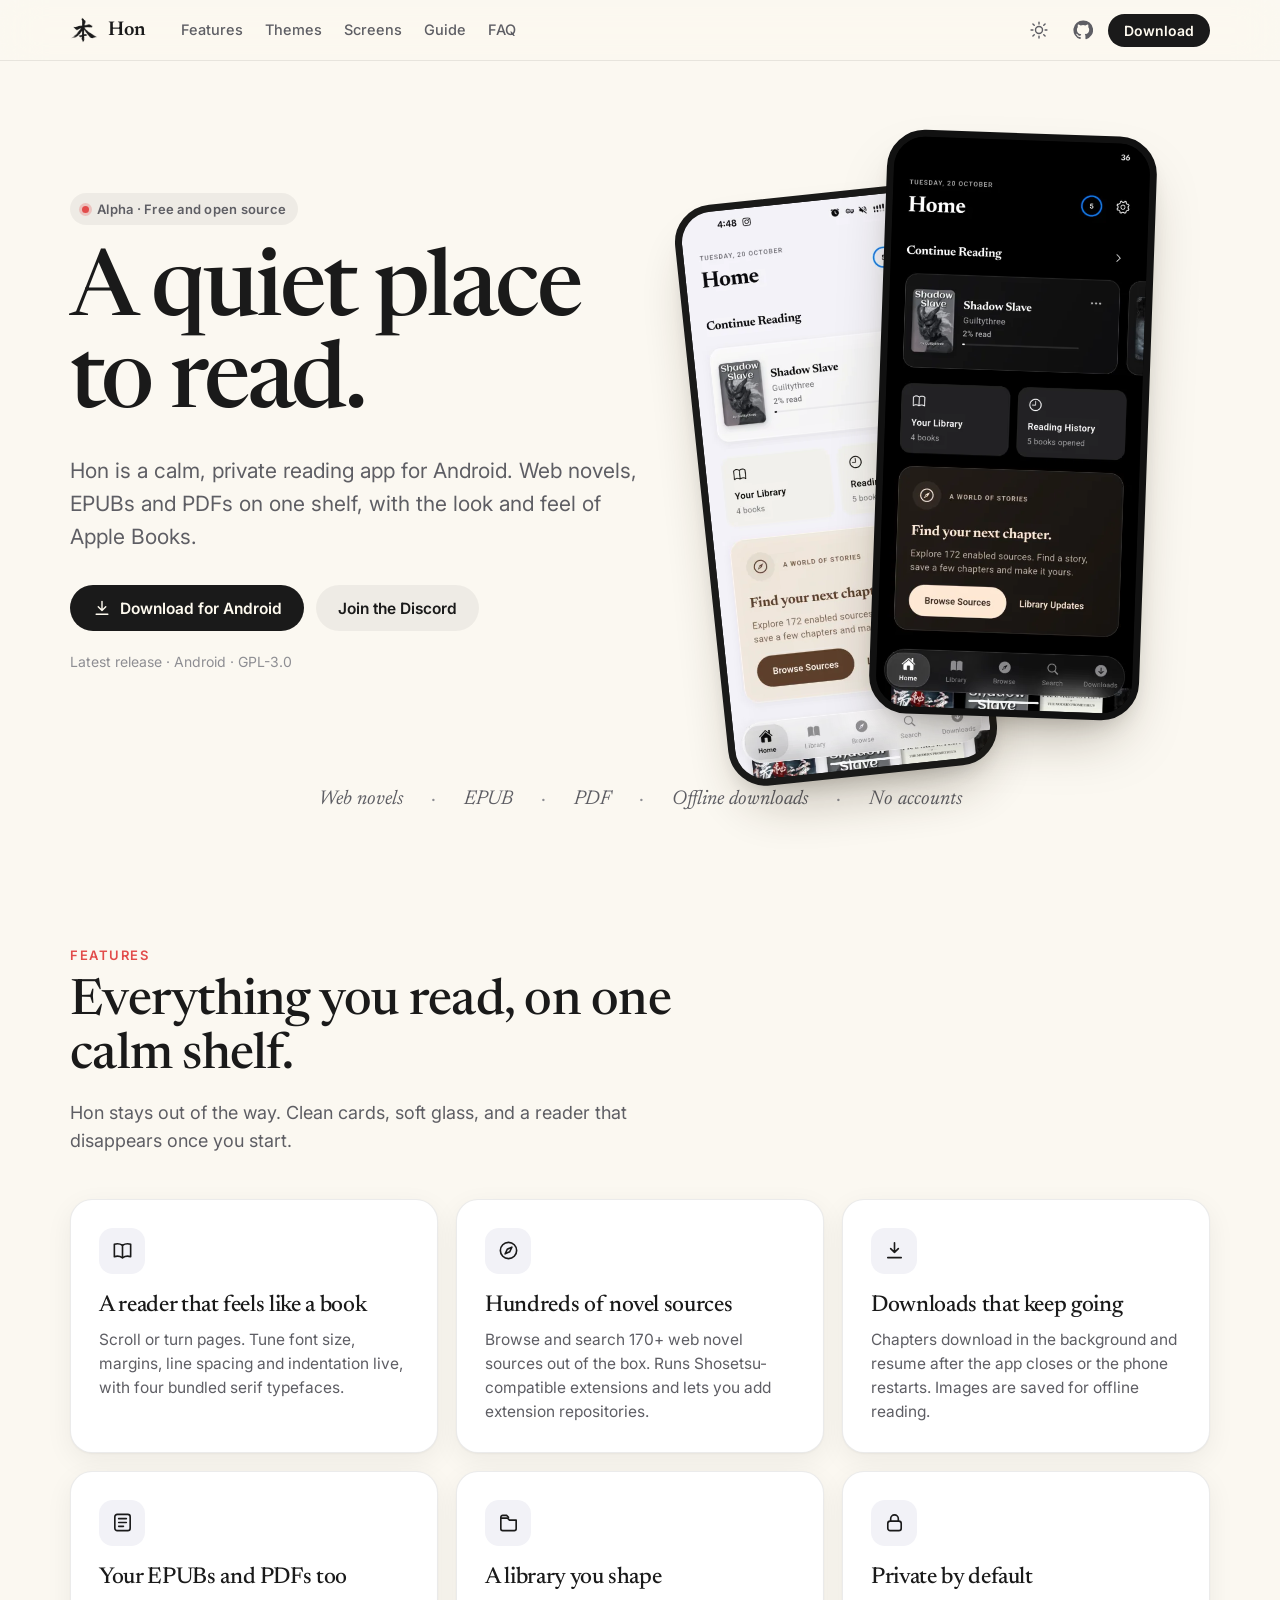
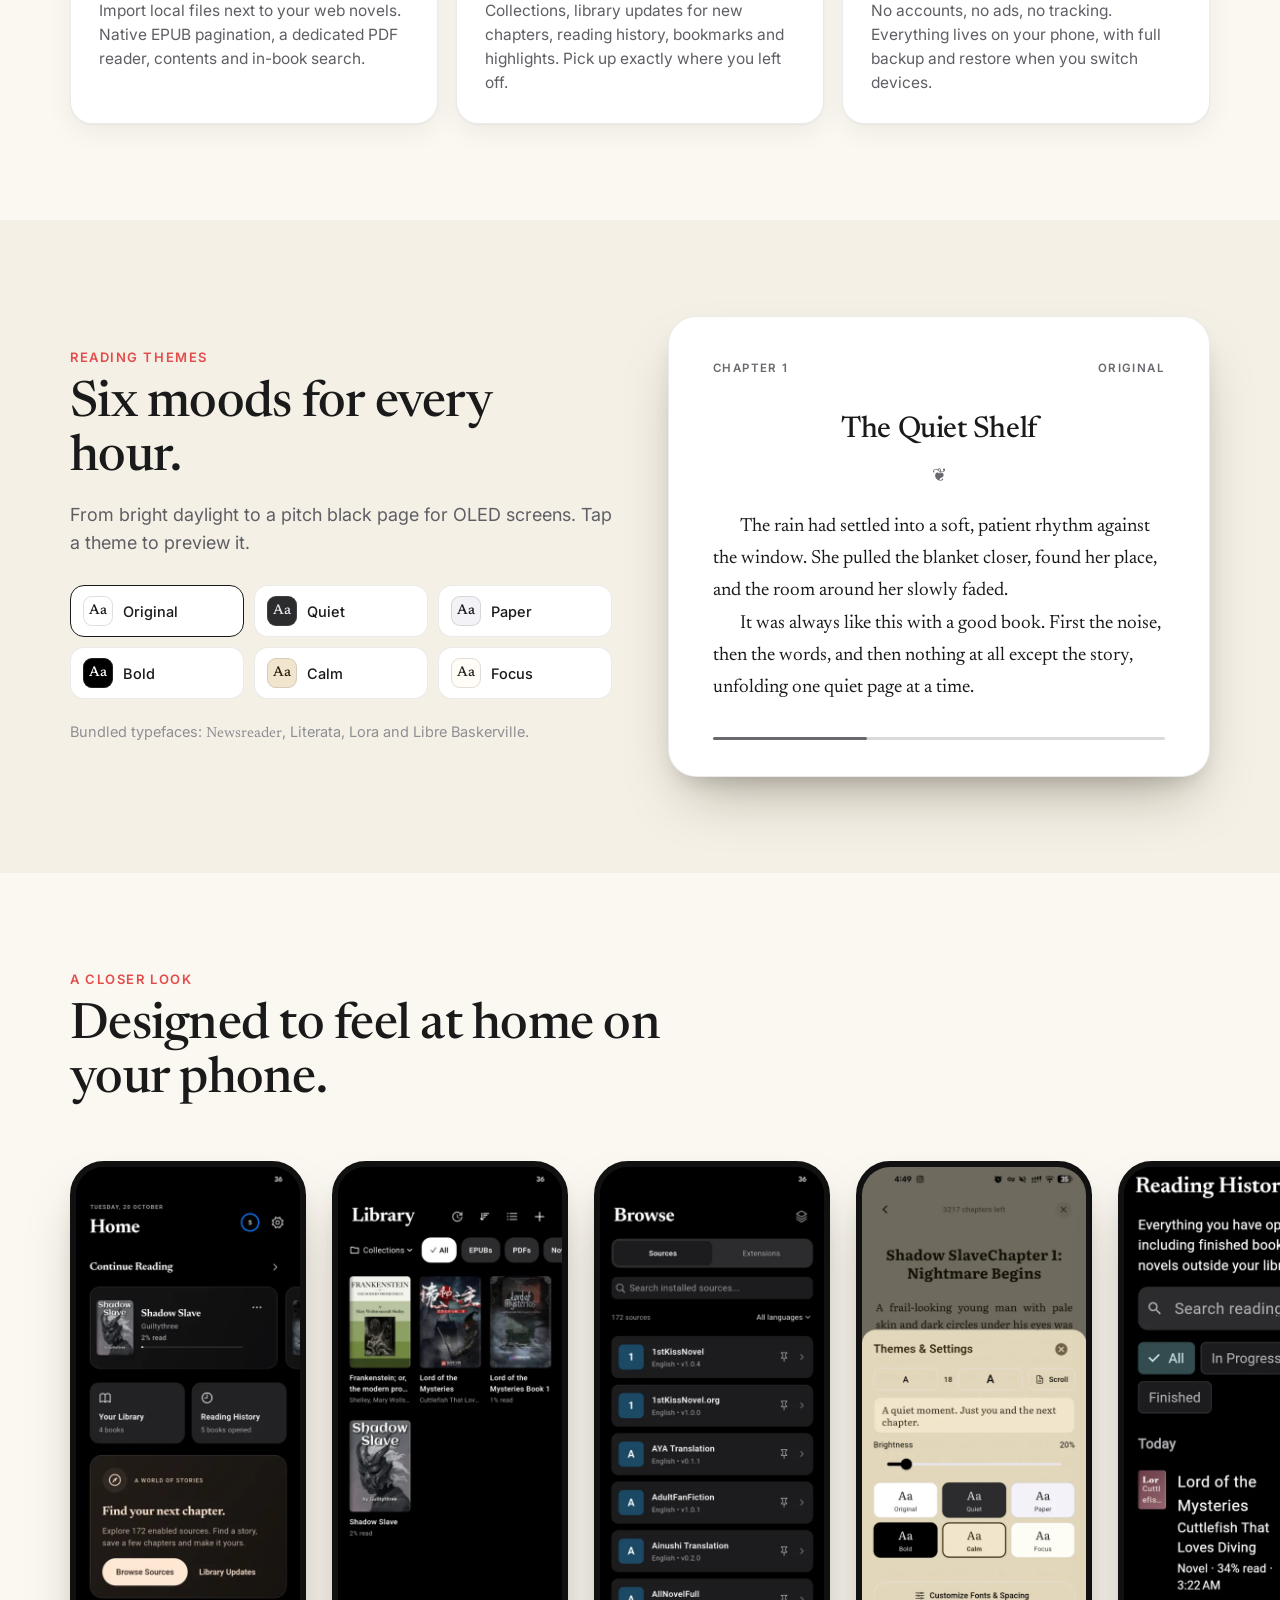
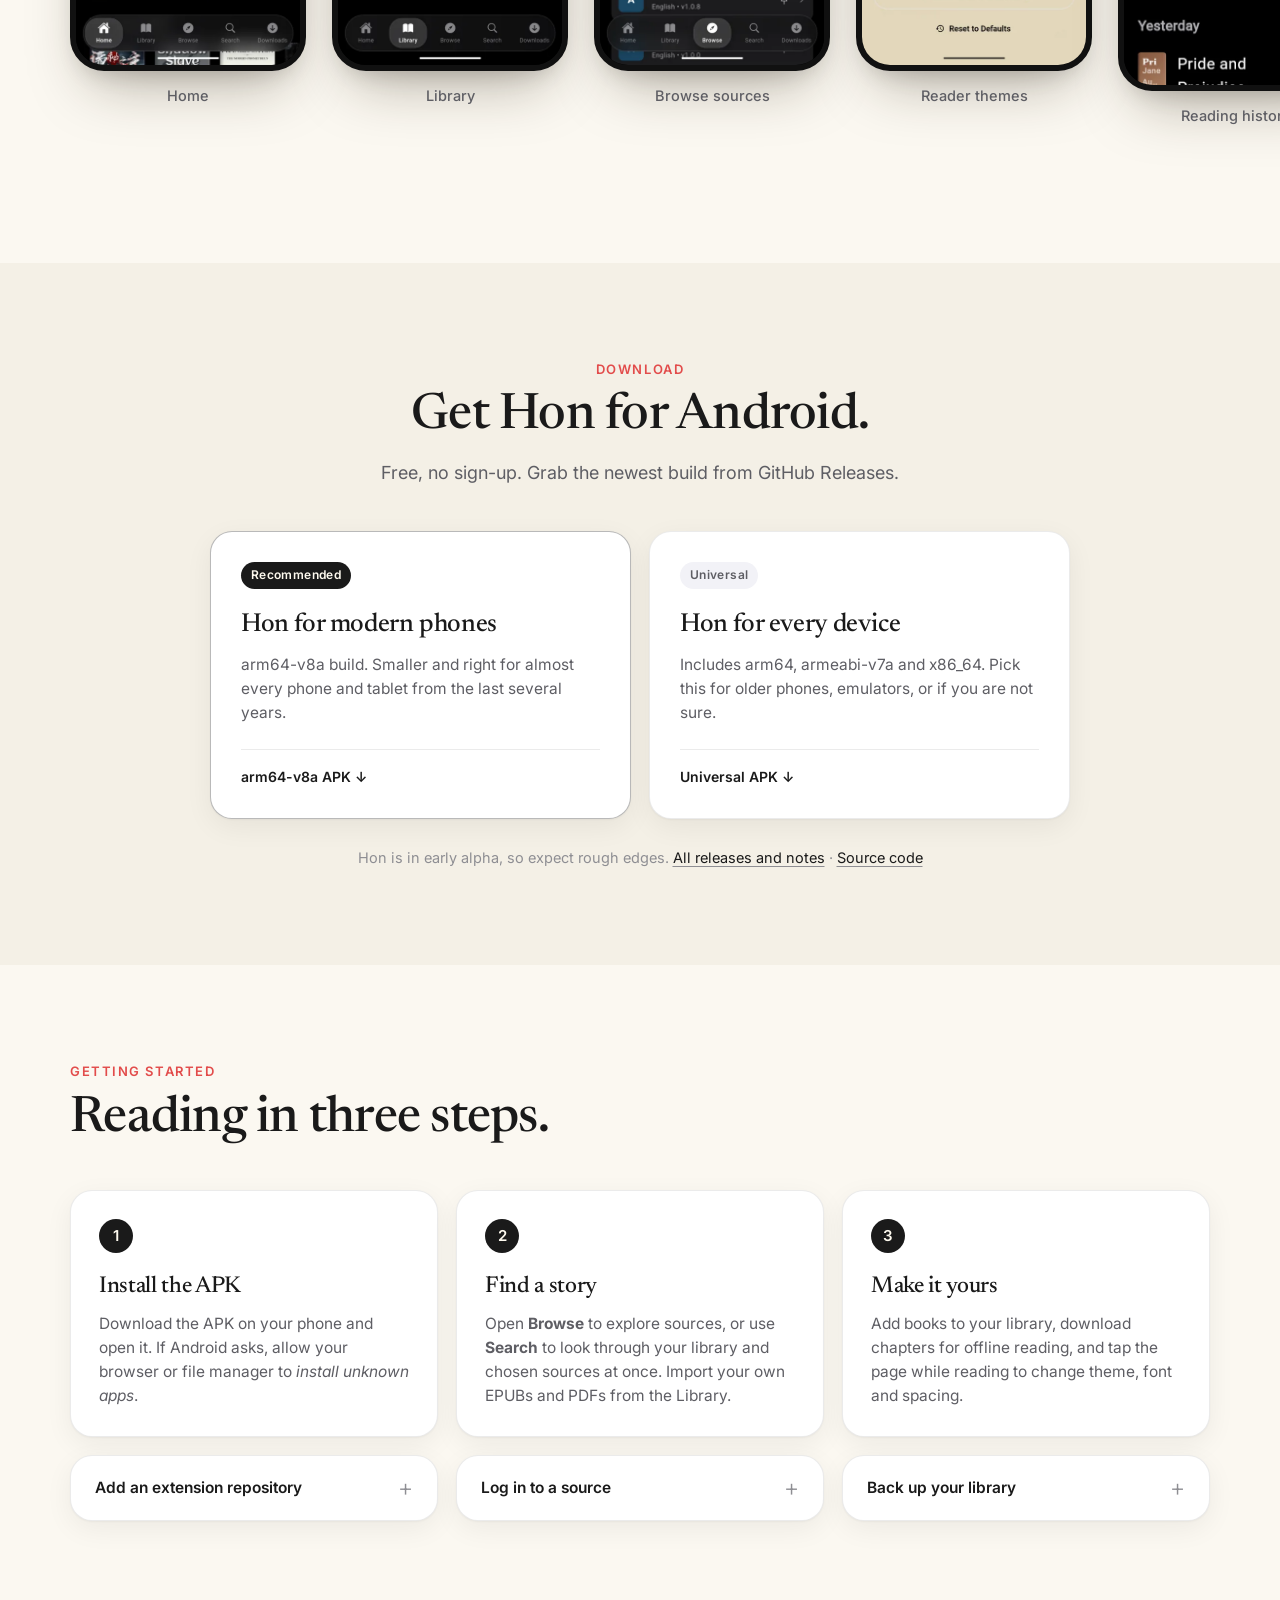
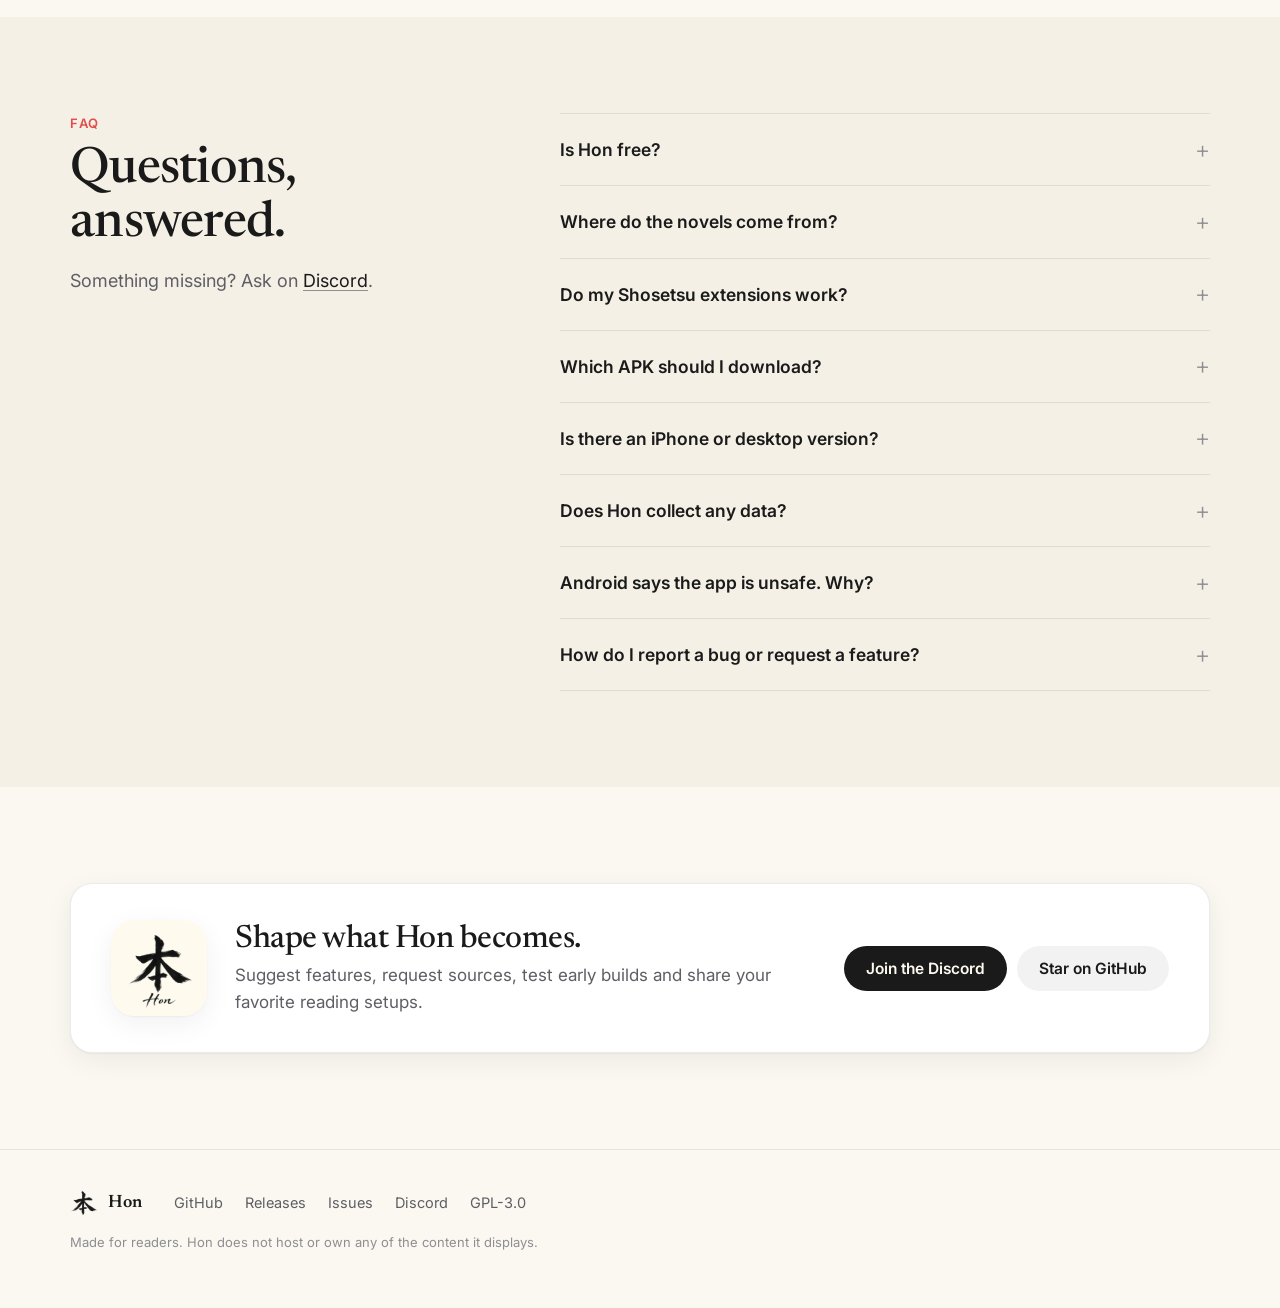
<file: website/index.html>
<!doctype html>
<html lang="en">
<head>
  <meta charset="utf-8" />
  <meta name="viewport" content="width=device-width, initial-scale=1" />
  <title>Hon · A quiet place to read</title>
  <meta name="description" content="Hon is a calm, private reading app for Android. Web novels, EPUBs and PDFs on one shelf, with the look and feel of Apple Books. Free and open source." />
  <meta name="theme-color" content="#FBF8F1" media="(prefers-color-scheme: light)" />
  <meta name="theme-color" content="#000000" media="(prefers-color-scheme: dark)" />
  <link rel="canonical" href="https://khabi005.github.io/Hon/" />

  <meta property="og:type" content="website" />
  <meta property="og:title" content="Hon · A quiet place to read" />
  <meta property="og:description" content="A calm, private reading app for Android. Web novels, EPUBs and PDFs on one shelf." />
  <meta property="og:url" content="https://khabi005.github.io/Hon/" />
  <meta property="og:image" content="https://khabi005.github.io/Hon/assets/og.jpg" />
  <meta name="twitter:card" content="summary_large_image" />

  <link rel="icon" type="image/png" sizes="32x32" href="assets/favicon-32.png" />
  <link rel="apple-touch-icon" href="assets/apple-touch-icon.png" />

  <link rel="preconnect" href="https://fonts.googleapis.com" />
  <link rel="preconnect" href="https://fonts.gstatic.com" crossorigin />
  <link href="https://fonts.googleapis.com/css2?family=Inter:wght@400;500;600;700&family=Newsreader:ital,opsz,wght@0,6..72,400;0,6..72,500;0,6..72,600;1,6..72,400&display=swap" rel="stylesheet" />
  <link rel="stylesheet" href="style.css" />

  <script>
    // Apply the saved theme before first paint to avoid a flash.
    try {
      var t = localStorage.getItem('hon-theme');
      if (t === 'light' || t === 'dark') document.documentElement.dataset.theme = t;
    } catch (e) {}
  </script>
</head>
<body>
  <a class="skip" href="#main">Skip to content</a>

  <header class="nav" id="top">
    <div class="wrap nav-inner">
      <a class="brand" href="#top" aria-label="Hon home">
        <img class="mark" src="assets/mark.png" alt="" width="28" height="26" />
        <span>Hon</span>
      </a>
      <nav class="nav-links" aria-label="Sections">
        <a href="#features">Features</a>
        <a href="#themes">Themes</a>
        <a href="#screens">Screens</a>
        <a href="#guide">Guide</a>
        <a href="#faq">FAQ</a>
      </nav>
      <div class="nav-actions">
        <button class="icon-btn" id="theme-toggle" type="button" aria-label="Toggle dark mode">
          <svg class="i-sun" viewBox="0 0 24 24" aria-hidden="true"><circle cx="12" cy="12" r="4.2"/><path d="M12 2.5v2.2M12 19.3v2.2M4.7 4.7l1.6 1.6M17.7 17.7l1.6 1.6M2.5 12h2.2M19.3 12h2.2M4.7 19.3l1.6-1.6M17.7 6.3l1.6-1.6"/></svg>
          <svg class="i-moon" viewBox="0 0 24 24" aria-hidden="true"><path d="M20 14.5A8 8 0 0 1 9.5 4a8 8 0 1 0 10.5 10.5Z"/></svg>
        </button>
        <a class="icon-btn" href="https://github.com/Khabi005/Hon" aria-label="Hon on GitHub">
          <svg viewBox="0 0 24 24" aria-hidden="true" class="fill"><path d="M12 .5a11.5 11.5 0 0 0-3.64 22.41c.58.1.79-.25.79-.56v-2c-3.2.7-3.88-1.37-3.88-1.37-.53-1.33-1.28-1.69-1.28-1.69-1.05-.72.08-.7.08-.7 1.16.08 1.77 1.19 1.77 1.19 1.03 1.77 2.71 1.26 3.37.96.1-.75.4-1.26.73-1.55-2.55-.29-5.24-1.28-5.24-5.69 0-1.26.45-2.29 1.19-3.09-.12-.29-.52-1.46.11-3.05 0 0 .97-.31 3.17 1.18a11 11 0 0 1 5.77 0c2.2-1.49 3.17-1.18 3.17-1.18.63 1.59.23 2.76.11 3.05.74.8 1.19 1.83 1.19 3.09 0 4.42-2.7 5.39-5.26 5.68.41.36.78 1.06.78 2.14v3.17c0 .31.21.67.8.56A11.5 11.5 0 0 0 12 .5Z"/></svg>
        </a>
        <a class="btn btn-primary btn-sm" href="#download">Download</a>
      </div>
    </div>
  </header>

  <main id="main">
    <!-- Hero -->
    <section class="hero">
      <div class="wrap hero-inner">
        <div class="hero-copy">
          <p class="eyebrow"><span class="dot"></span> Alpha · Free and open source</p>
          <h1>A quiet place<br />to read.</h1>
          <p class="lede">Hon is a calm, private reading app for Android. Web novels, EPUBs and PDFs on one shelf, with the look and feel of Apple Books.</p>
          <div class="hero-cta">
            <a class="btn btn-primary" href="#download">
              <svg viewBox="0 0 24 24" aria-hidden="true"><path d="M12 4v11m0 0-4.5-4.5M12 15l4.5-4.5M5 19.5h14"/></svg>
              Download for Android
            </a>
            <a class="btn btn-ghost" href="https://discord.gg/w2XsFwFTW">Join the Discord</a>
          </div>
          <p class="hero-meta"><span data-release-version>Latest release</span> · Android · GPL-3.0</p>
        </div>
        <div class="hero-art" aria-hidden="true">
          <div class="phone phone-back"><img src="assets/screens/home-light.webp" alt="" width="460" height="1024" /></div>
          <div class="phone phone-front"><img src="assets/screens/home-dark.webp" alt="" width="460" height="1024" /></div>
        </div>
      </div>
      <div class="wrap">
        <ul class="formats" aria-label="Supported formats">
          <li>Web novels</li><li>EPUB</li><li>PDF</li><li>Offline downloads</li><li>No accounts</li>
        </ul>
      </div>
    </section>

    <!-- Features -->
    <section class="section" id="features">
      <div class="wrap">
        <header class="section-head">
          <p class="kicker">Features</p>
          <h2>Everything you read, on one calm shelf.</h2>
          <p class="sub">Hon stays out of the way. Clean cards, soft glass, and a reader that disappears once you start.</p>
        </header>

        <div class="grid features">
          <article class="card feature">
            <div class="ficon"><svg viewBox="0 0 24 24"><path d="M3.5 5.5c2.8-1 5.6-.8 8.5 1 2.9-1.8 5.7-2 8.5-1v13c-2.8-1-5.6-.8-8.5 1-2.9-1.8-5.7-2-8.5-1z"/><path d="M12 6.5v13"/></svg></div>
            <h3>A reader that feels like a book</h3>
            <p>Scroll or turn pages. Tune font size, margins, line spacing and indentation live, with four bundled serif typefaces.</p>
          </article>
          <article class="card feature">
            <div class="ficon"><svg viewBox="0 0 24 24"><circle cx="12" cy="12" r="8.5"/><path d="m15.5 8.5-2.2 4.8-4.8 2.2 2.2-4.8z"/></svg></div>
            <h3>Hundreds of novel sources</h3>
            <p>Browse and search 170+ web novel sources out of the box. Runs Shosetsu-compatible extensions and lets you add extension repositories.</p>
          </article>
          <article class="card feature">
            <div class="ficon"><svg viewBox="0 0 24 24"><path d="M12 4v10m0 0-4-4m4 4 4-4M5 19.5h14"/></svg></div>
            <h3>Downloads that keep going</h3>
            <p>Chapters download in the background and resume after the app closes or the phone restarts. Images are saved for offline reading.</p>
          </article>
          <article class="card feature">
            <div class="ficon"><svg viewBox="0 0 24 24"><rect x="4" y="3.5" width="16" height="17" rx="2.5"/><path d="M8 8h8M8 12h8M8 16h5"/></svg></div>
            <h3>Your EPUBs and PDFs too</h3>
            <p>Import local files next to your web novels. Native EPUB pagination, a dedicated PDF reader, contents and in-book search.</p>
          </article>
          <article class="card feature">
            <div class="ficon"><svg viewBox="0 0 24 24"><path d="M4 7.5h7l2 2h7v9a2 2 0 0 1-2 2H6a2 2 0 0 1-2-2z"/><path d="M4 7.5v-1a2 2 0 0 1 2-2h4l2 2"/></svg></div>
            <h3>A library you shape</h3>
            <p>Collections, library updates for new chapters, reading history, bookmarks and highlights. Pick up exactly where you left off.</p>
          </article>
          <article class="card feature">
            <div class="ficon"><svg viewBox="0 0 24 24"><rect x="5" y="10.5" width="14" height="10" rx="2.5"/><path d="M8 10.5V8a4 4 0 0 1 8 0v2.5"/></svg></div>
            <h3>Private by default</h3>
            <p>No accounts, no ads, no tracking. Everything lives on your phone, with full backup and restore when you switch devices.</p>
          </article>
        </div>
      </div>
    </section>

    <!-- Themes -->
    <section class="section section-tint" id="themes">
      <div class="wrap themes-inner">
        <div class="themes-copy">
          <p class="kicker">Reading themes</p>
          <h2>Six moods for every hour.</h2>
          <p class="sub">From bright daylight to a pitch black page for OLED screens. Tap a theme to preview it.</p>
          <div class="swatches" role="radiogroup" aria-label="Preview a reading theme">
            <button class="swatch" role="radio" aria-checked="true" data-theme-name="Original" data-bg="#FFFFFF" data-fg="#1A1A1A" data-muted="#68686F" style="--sw:#FFFFFF;--sf:#1A1A1A">Original</button>
            <button class="swatch" role="radio" aria-checked="false" data-theme-name="Quiet" data-bg="#2C2C2E" data-fg="#E5E5EA" data-muted="#B0B0B6" style="--sw:#2C2C2E;--sf:#E5E5EA">Quiet</button>
            <button class="swatch" role="radio" aria-checked="false" data-theme-name="Paper" data-bg="#F2F2F7" data-fg="#1C1C1E" data-muted="#68686F" style="--sw:#F2F2F7;--sf:#1C1C1E">Paper</button>
            <button class="swatch" role="radio" aria-checked="false" data-theme-name="Bold" data-bg="#000000" data-fg="#FFFFFF" data-muted="#B0B0B6" style="--sw:#000000;--sf:#FFFFFF">Bold</button>
            <button class="swatch" role="radio" aria-checked="false" data-theme-name="Calm" data-bg="#F1E5CD" data-fg="#2C2211" data-muted="#70624E" style="--sw:#F1E5CD;--sf:#2C2211">Calm</button>
            <button class="swatch" role="radio" aria-checked="false" data-theme-name="Focus" data-bg="#FFFDF5" data-fg="#262624" data-muted="#736E62" style="--sw:#FFFDF5;--sf:#262624">Focus</button>
          </div>
          <p class="fonts-note">Bundled typefaces: <span style="font-family:'Newsreader',serif">Newsreader</span>, Literata, Lora and Libre Baskerville.</p>
        </div>
        <div class="page-preview" id="page-preview" aria-live="polite">
          <p class="pp-meta"><span>Chapter 1</span><span id="pp-name">Original</span></p>
          <h3 class="pp-title">The Quiet Shelf</h3>
          <p class="pp-ornament">❦</p>
          <p>The rain had settled into a soft, patient rhythm against the window. She pulled the blanket closer, found her place, and the room around her slowly faded.</p>
          <p>It was always like this with a good book. First the noise, then the words, and then nothing at all except the story, unfolding one quiet page at a time.</p>
          <div class="pp-progress"><span></span></div>
        </div>
      </div>
    </section>

    <!-- Screens -->
    <section class="section" id="screens">
      <div class="wrap">
        <header class="section-head">
          <p class="kicker">A closer look</p>
          <h2>Designed to feel at home on your phone.</h2>
        </header>
      </div>
      <div class="gallery" tabindex="0" aria-label="App screenshots, scroll sideways">
        <figure><div class="phone"><img loading="lazy" src="assets/screens/home-dark.webp" alt="Home screen with Continue Reading" width="460" height="1024" /></div><figcaption>Home</figcaption></figure>
        <figure><div class="phone"><img loading="lazy" src="assets/screens/library-dark.webp" alt="Library with book covers" width="460" height="1024" /></div><figcaption>Library</figcaption></figure>
        <figure><div class="phone"><img loading="lazy" src="assets/screens/browse-dark.webp" alt="Browse novel sources" width="460" height="1024" /></div><figcaption>Browse sources</figcaption></figure>
        <figure><div class="phone"><img loading="lazy" src="assets/screens/reader-themes.webp" alt="Reader themes and settings sheet" width="460" height="1024" /></div><figcaption>Reader themes</figcaption></figure>
        <figure><div class="phone"><img loading="lazy" src="assets/screens/history-dark.webp" alt="Reading history" width="460" height="1064" /></div><figcaption>Reading history</figcaption></figure>
        <figure><div class="phone"><img loading="lazy" src="assets/screens/source-controls-dark.webp" alt="Source controls" width="460" height="995" /></div><figcaption>Source controls</figcaption></figure>
        <figure><div class="phone"><img loading="lazy" src="assets/screens/home-light.webp" alt="Home screen in light mode" width="460" height="1024" /></div><figcaption>Light mode</figcaption></figure>
      </div>
    </section>

    <!-- Download -->
    <section class="section section-tint" id="download">
      <div class="wrap">
        <header class="section-head center">
          <p class="kicker">Download</p>
          <h2>Get Hon for Android.</h2>
          <p class="sub">Free, no sign-up. <span data-release-line>Grab the newest build from GitHub Releases.</span></p>
        </header>

        <div class="grid downloads">
          <a class="card dl recommended" data-asset="arm64" href="https://github.com/Khabi005/Hon/releases">
            <span class="badge">Recommended</span>
            <h3>Hon for modern phones</h3>
            <p>arm64-v8a build. Smaller and right for almost every phone and tablet from the last several years.</p>
            <span class="dl-foot"><span class="dl-name" data-asset-name>arm64-v8a APK</span><span class="dl-size" data-asset-size></span></span>
          </a>
          <a class="card dl" data-asset="universal" href="https://github.com/Khabi005/Hon/releases">
            <span class="badge badge-quiet">Universal</span>
            <h3>Hon for every device</h3>
            <p>Includes arm64, armeabi-v7a and x86_64. Pick this for older phones, emulators, or if you are not sure.</p>
            <span class="dl-foot"><span class="dl-name" data-asset-name>Universal APK</span><span class="dl-size" data-asset-size></span></span>
          </a>
        </div>

        <p class="dl-note">
          Hon is in early alpha, so expect rough edges.
          <a href="https://github.com/Khabi005/Hon/releases">All releases and notes</a> ·
          <a href="https://github.com/Khabi005/Hon">Source code</a>
        </p>
      </div>
    </section>

    <!-- Guide -->
    <section class="section" id="guide">
      <div class="wrap">
        <header class="section-head">
          <p class="kicker">Getting started</p>
          <h2>Reading in three steps.</h2>
        </header>
        <ol class="steps">
          <li class="card">
            <span class="step-n">1</span>
            <h3>Install the APK</h3>
            <p>Download the APK on your phone and open it. If Android asks, allow your browser or file manager to <em>install unknown apps</em>.</p>
          </li>
          <li class="card">
            <span class="step-n">2</span>
            <h3>Find a story</h3>
            <p>Open <strong>Browse</strong> to explore sources, or use <strong>Search</strong> to look through your library and chosen sources at once. Import your own EPUBs and PDFs from the Library.</p>
          </li>
          <li class="card">
            <span class="step-n">3</span>
            <h3>Make it yours</h3>
            <p>Add books to your library, download chapters for offline reading, and tap the page while reading to change theme, font and spacing.</p>
          </li>
        </ol>

        <div class="tips">
          <details class="card tip">
            <summary>Add an extension repository</summary>
            <p>Go to <strong>Settings</strong>, then <strong>Extension repositories</strong>, and paste the repository URL. Hon syncs its index and the new sources show up in Browse. Repositories built for Shosetsu work here.</p>
          </details>
          <details class="card tip">
            <summary>Log in to a source</summary>
            <p>Some sites need a login or a Cloudflare check. Open the source's settings from Browse and use the in-app login. Your session stays on your device.</p>
          </details>
          <details class="card tip">
            <summary>Back up your library</summary>
            <p>Open <strong>Settings</strong>, then <strong>Backup &amp; restore</strong>, to export your library, progress and settings to a file. Restore it on a new phone in one tap.</p>
          </details>
        </div>
      </div>
    </section>

    <!-- FAQ -->
    <section class="section section-tint" id="faq">
      <div class="wrap faq-inner">
        <header class="section-head">
          <p class="kicker">FAQ</p>
          <h2>Questions, answered.</h2>
          <p class="sub">Something missing? Ask on <a href="https://discord.gg/w2XsFwFTW">Discord</a>.</p>
        </header>
        <div class="faq">
          <details>
            <summary>Is Hon free?</summary>
            <p>Yes. Hon is free and open source under the GPL-3.0 license. There are no ads, subscriptions or in-app purchases.</p>
          </details>
          <details>
            <summary>Where do the novels come from?</summary>
            <p>Hon doesn't host any content. It reads from public websites through source extensions, the same kind used by Shosetsu. All content belongs to its original authors and sites.</p>
          </details>
          <details>
            <summary>Do my Shosetsu extensions work?</summary>
            <p>Hon runs Shosetsu-style Lua extensions with its own native engine, and you can add extension repositories in Settings. Most sources work; if one doesn't, let us know on Discord or GitHub.</p>
          </details>
          <details>
            <summary>Which APK should I download?</summary>
            <p>Almost everyone should pick the recommended arm64 build. Choose the universal build for older 32-bit phones, x86 emulators, or if the arm64 one won't install.</p>
          </details>
          <details>
            <summary>Is there an iPhone or desktop version?</summary>
            <p>Not right now. Hon is built for Android phones and tablets.</p>
          </details>
          <details>
            <summary>Does Hon collect any data?</summary>
            <p>No. There are no accounts and no telemetry. Your library, progress and downloads stay on your device. Hon only connects to the sources you use and the extension repositories you add.</p>
          </details>
          <details>
            <summary>Android says the app is unsafe. Why?</summary>
            <p>Apps installed outside the Play Store always show this warning. Hon's code is public on GitHub, and every release is built from it. Only download Hon from the official GitHub Releases page.</p>
          </details>
          <details>
            <summary>How do I report a bug or request a feature?</summary>
            <p>Open an issue on <a href="https://github.com/Khabi005/Hon/issues">GitHub</a> or drop a message in the <a href="https://discord.gg/w2XsFwFTW">Discord</a>. Steps to reproduce and a screenshot help a lot.</p>
          </details>
        </div>
      </div>
    </section>

    <!-- Community -->
    <section class="section">
      <div class="wrap">
        <div class="cta card">
          <img class="cta-logo" src="assets/logo.webp" alt="" width="96" height="96" />
          <div>
            <h2>Shape what Hon becomes.</h2>
            <p>Suggest features, request sources, test early builds and share your favorite reading setups.</p>
          </div>
          <div class="cta-actions">
            <a class="btn btn-primary" href="https://discord.gg/w2XsFwFTW">Join the Discord</a>
            <a class="btn btn-ghost" href="https://github.com/Khabi005/Hon">Star on GitHub</a>
          </div>
        </div>
      </div>
    </section>
  </main>

  <footer class="footer">
    <div class="wrap footer-inner">
      <div class="brand">
        <img class="mark" src="assets/mark.png" alt="" width="24" height="22" />
        <span>Hon</span>
      </div>
      <nav aria-label="Footer">
        <a href="https://github.com/Khabi005/Hon">GitHub</a>
        <a href="https://github.com/Khabi005/Hon/releases">Releases</a>
        <a href="https://github.com/Khabi005/Hon/issues">Issues</a>
        <a href="https://discord.gg/w2XsFwFTW">Discord</a>
        <a href="https://www.gnu.org/licenses/gpl-3.0.html">GPL-3.0</a>
      </nav>
      <p class="fine">Made for readers. Hon does not host or own any of the content it displays.</p>
    </div>
  </footer>

  <script src="main.js" defer></script>
</body>
</html>
</file>
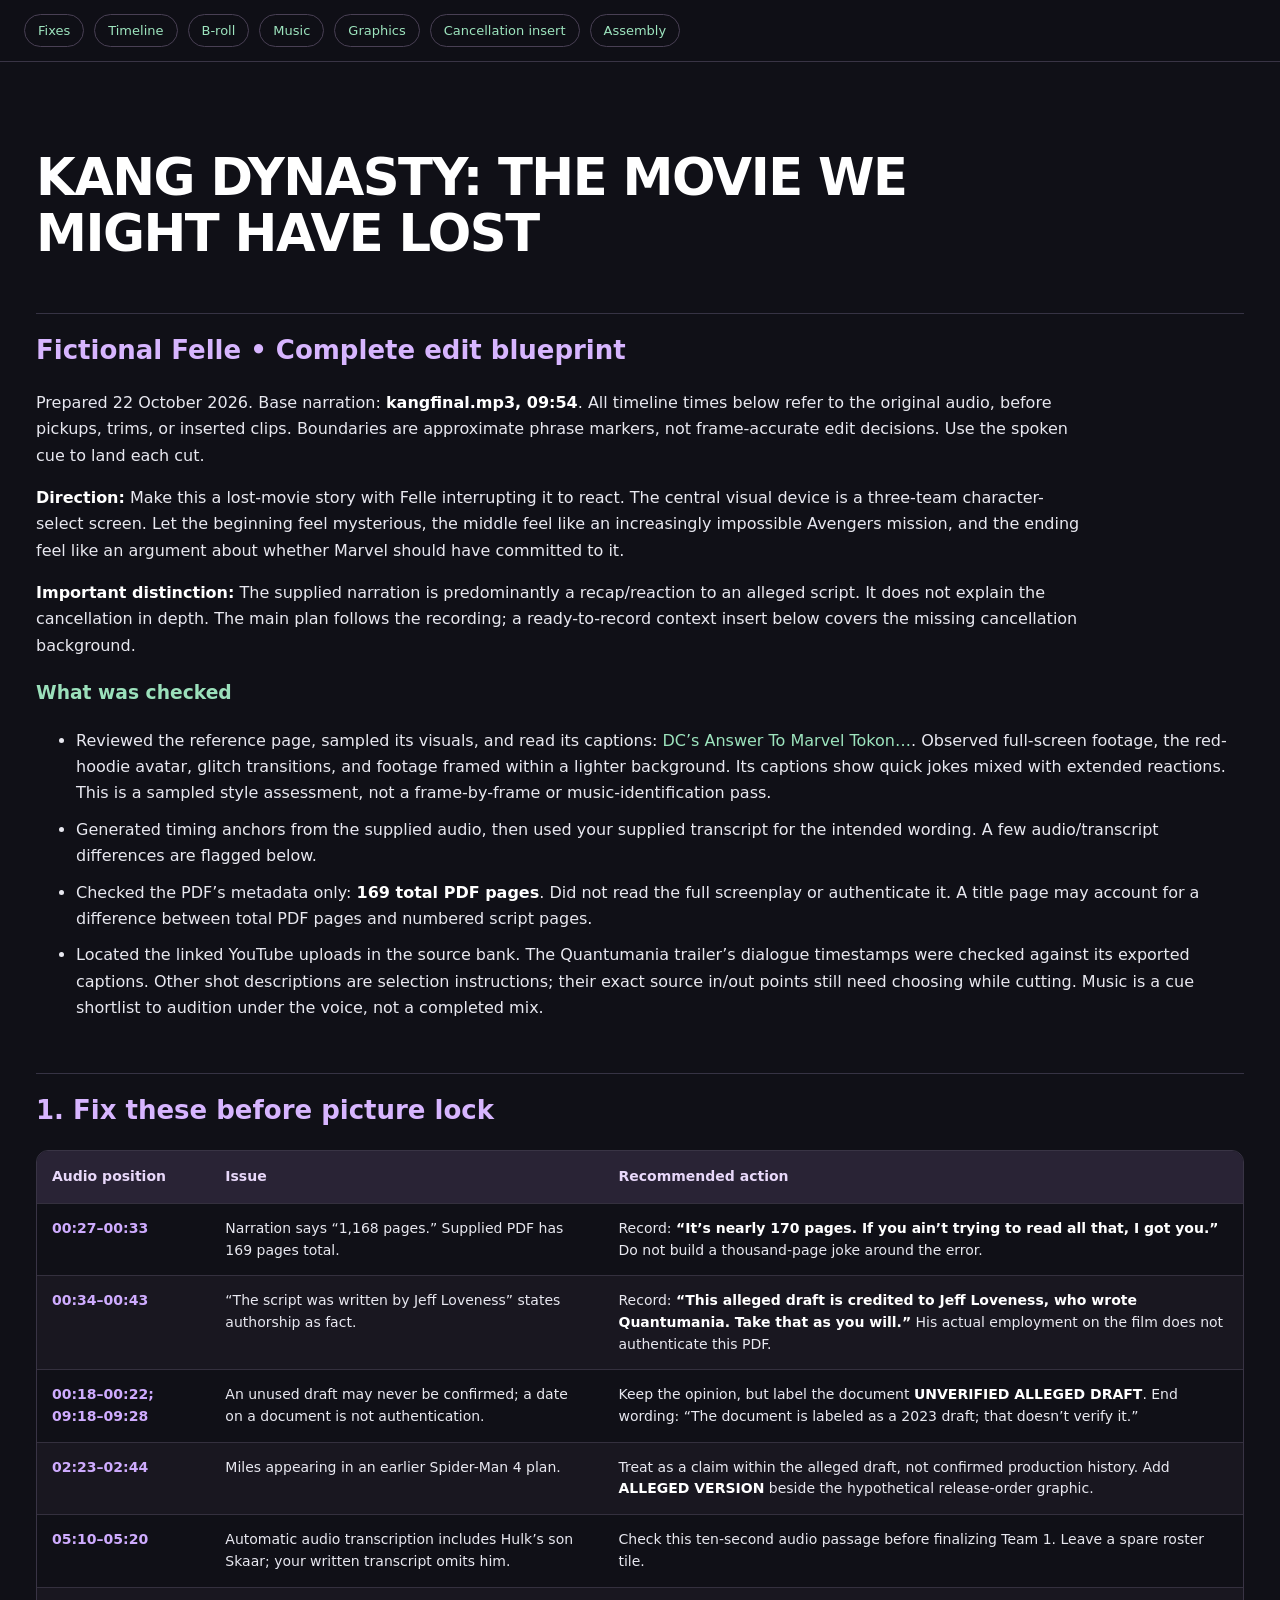
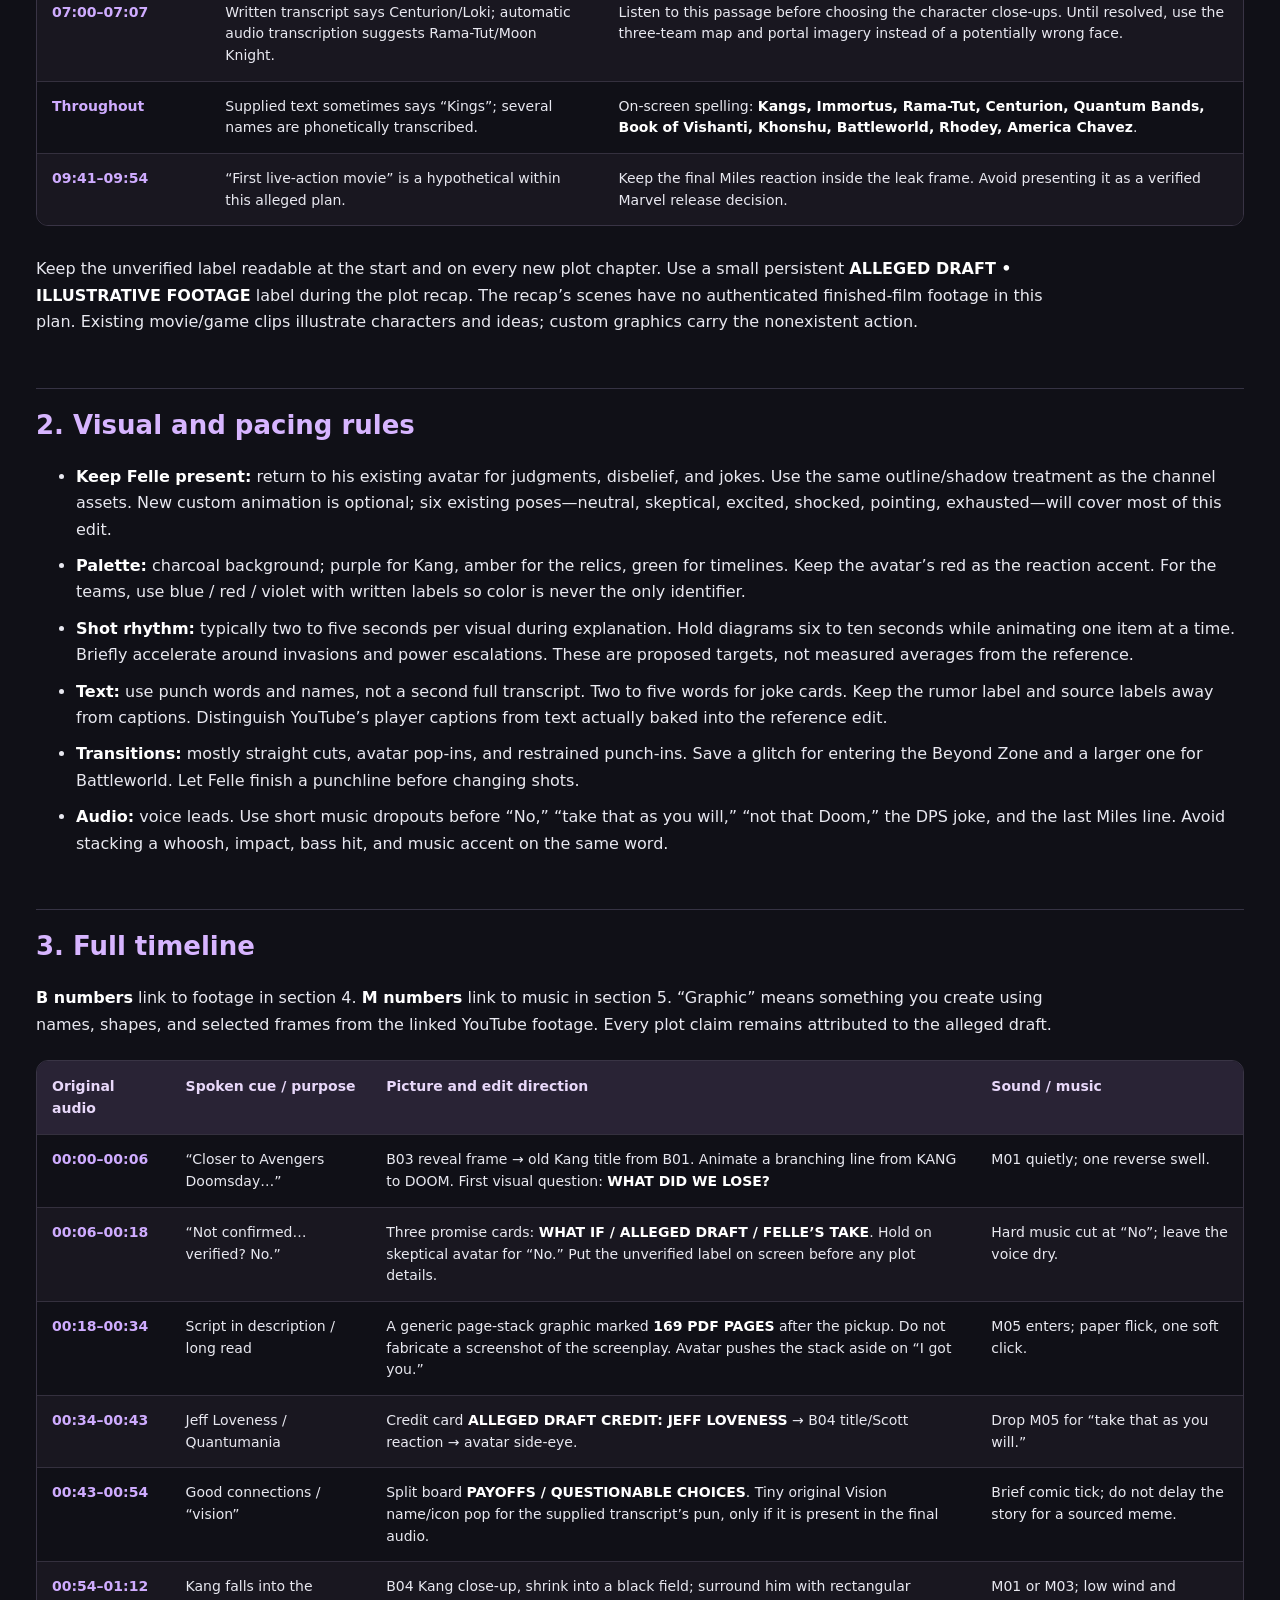
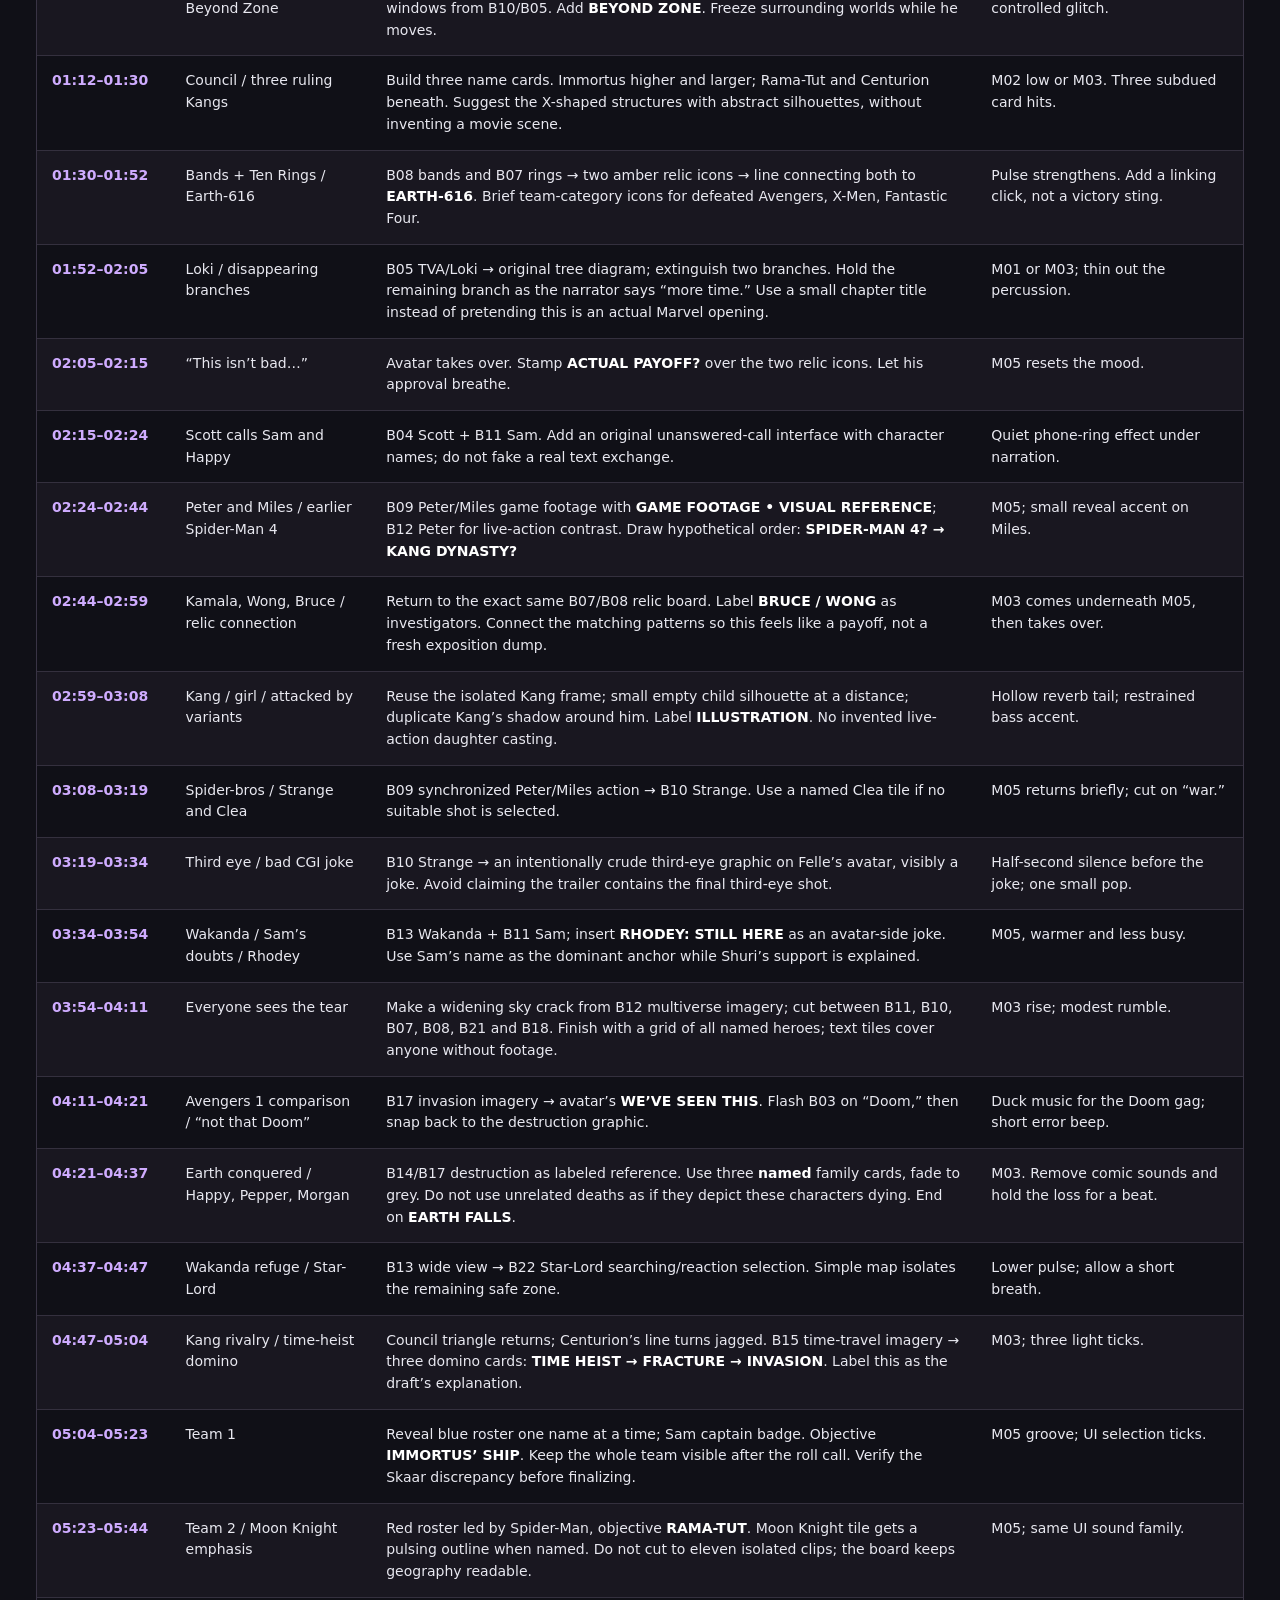
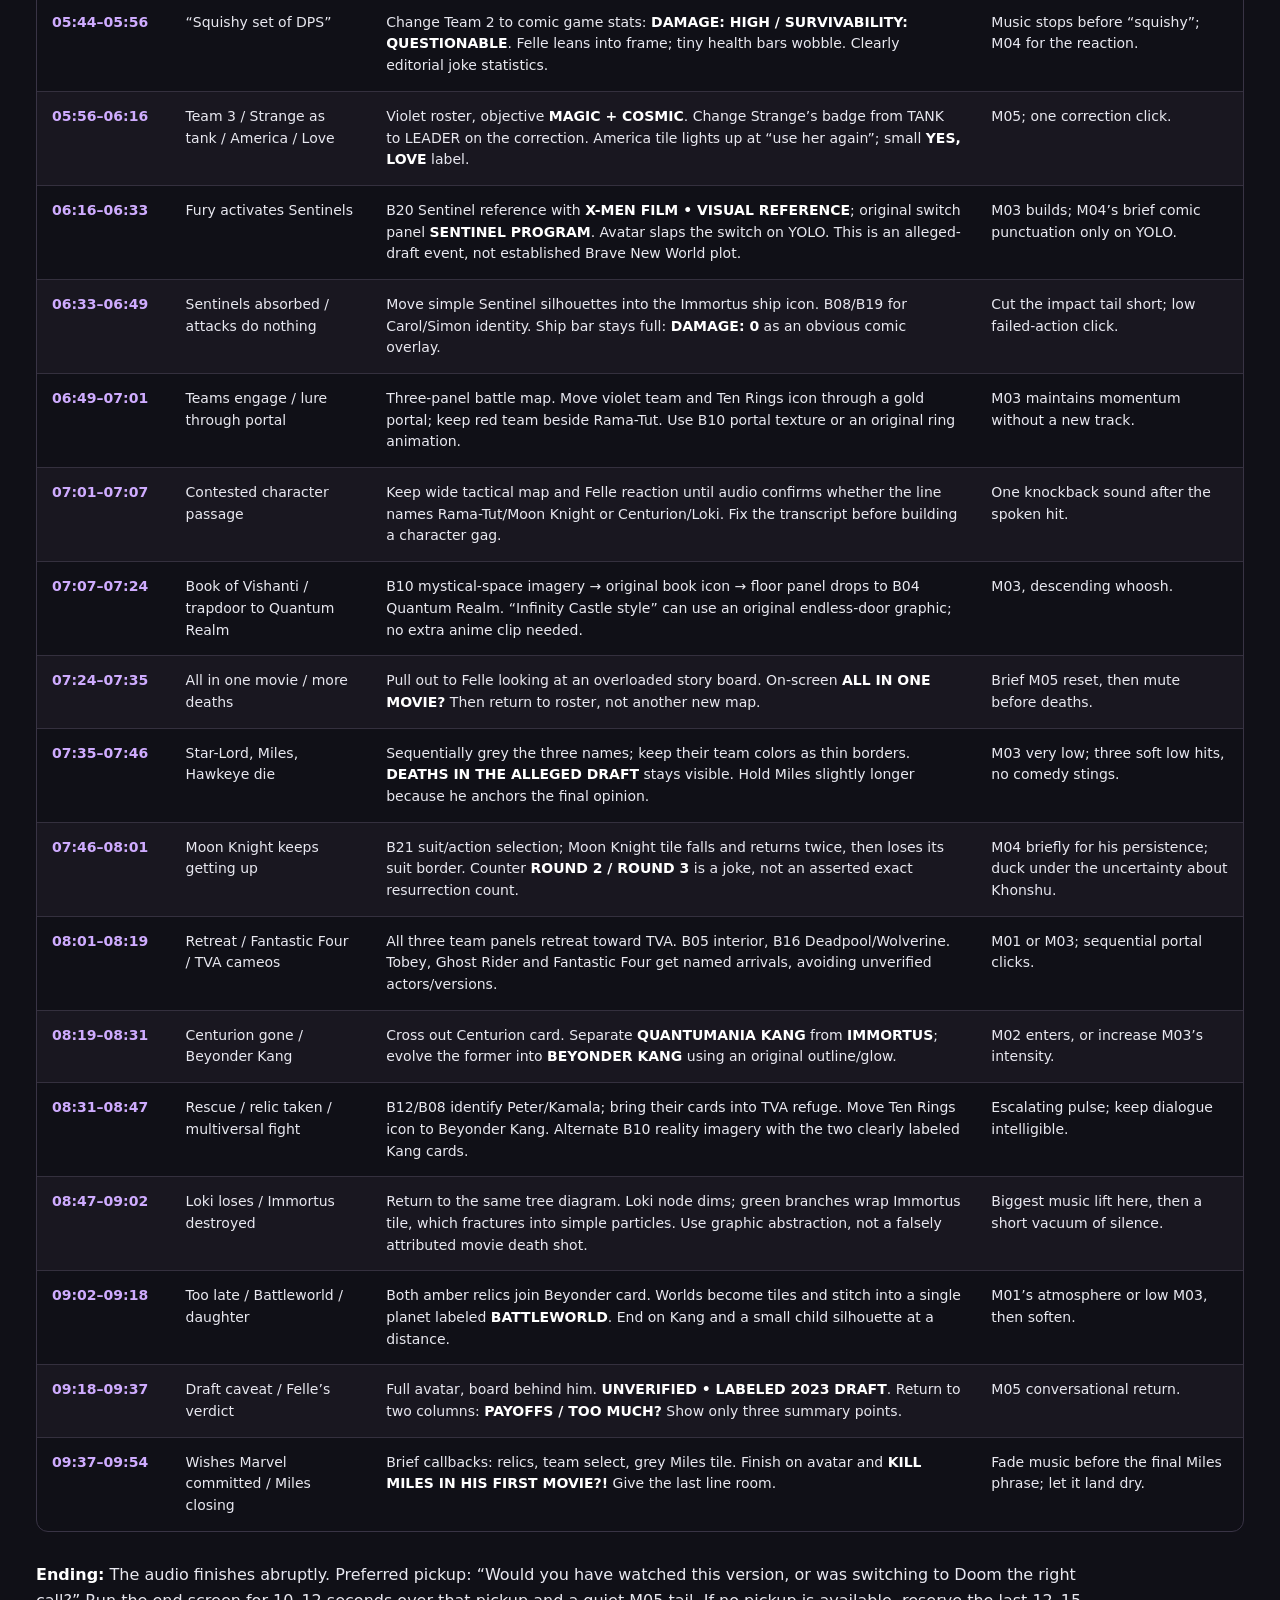
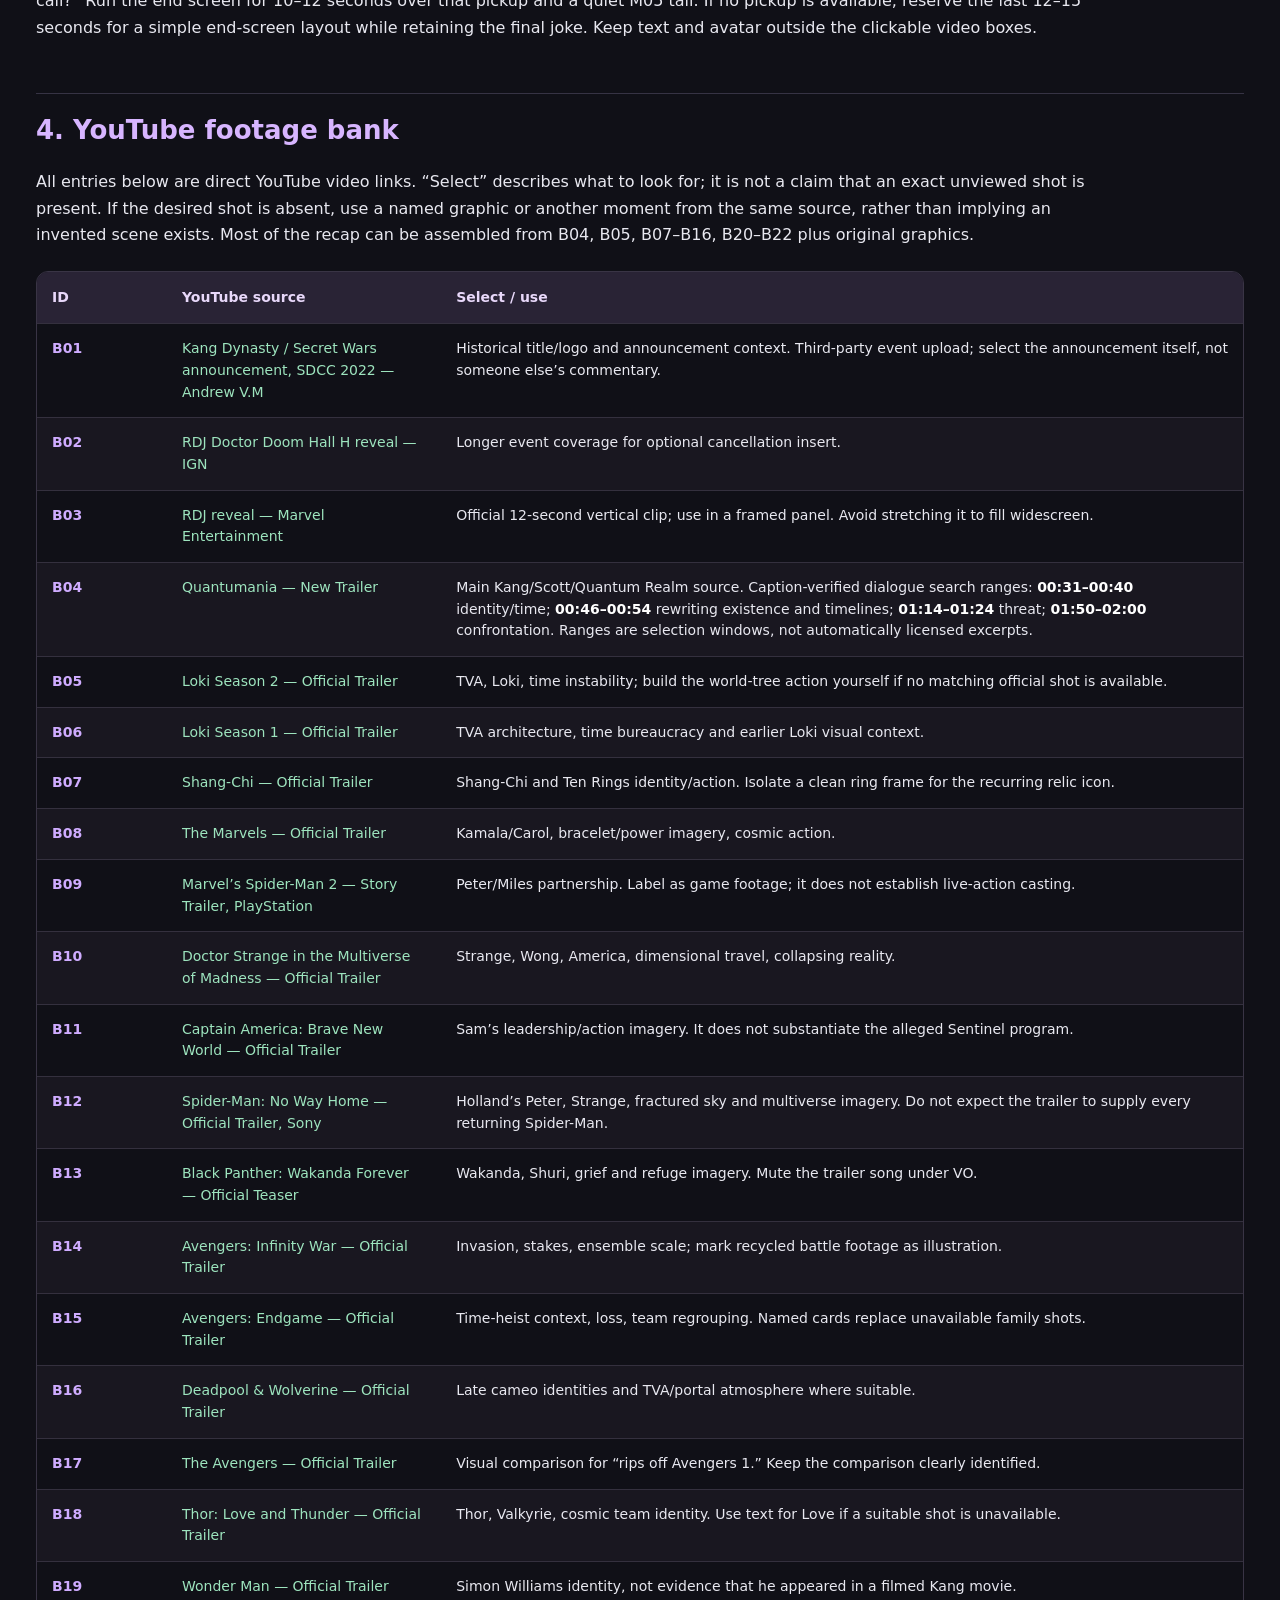
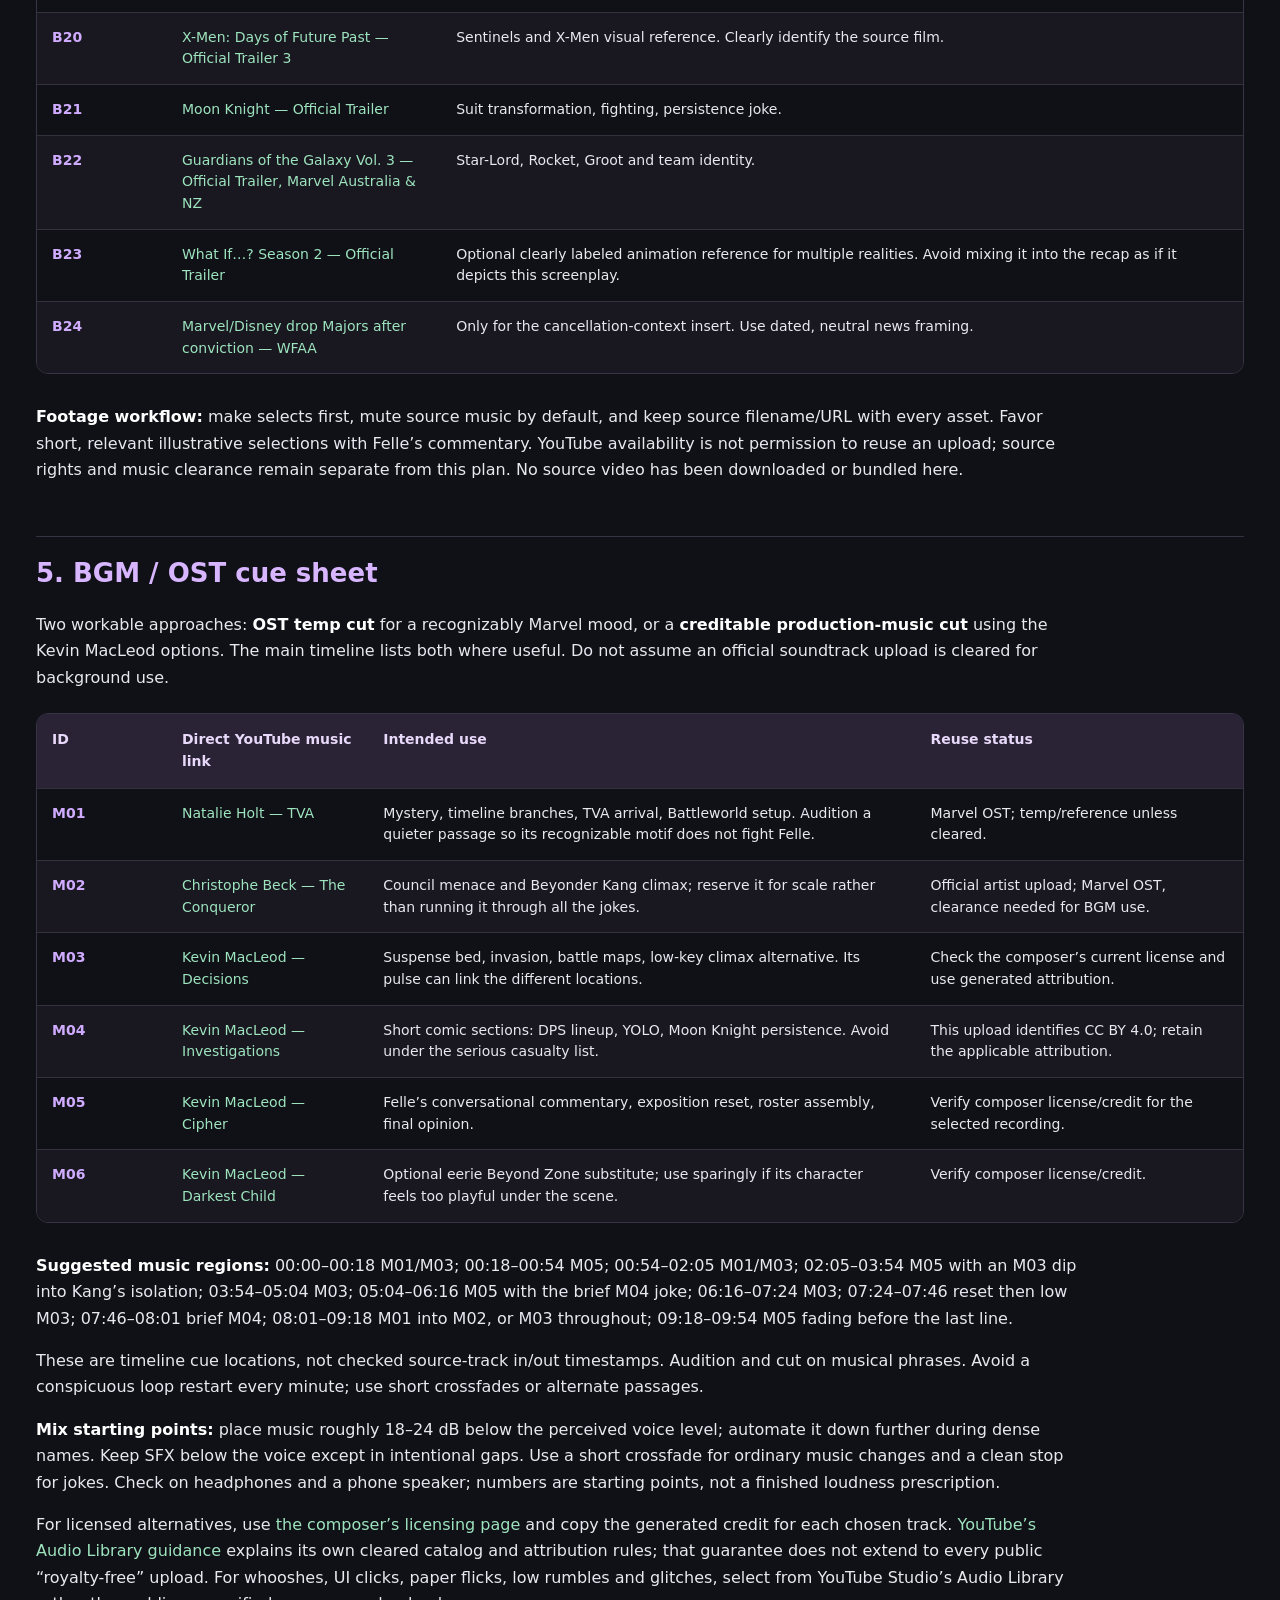
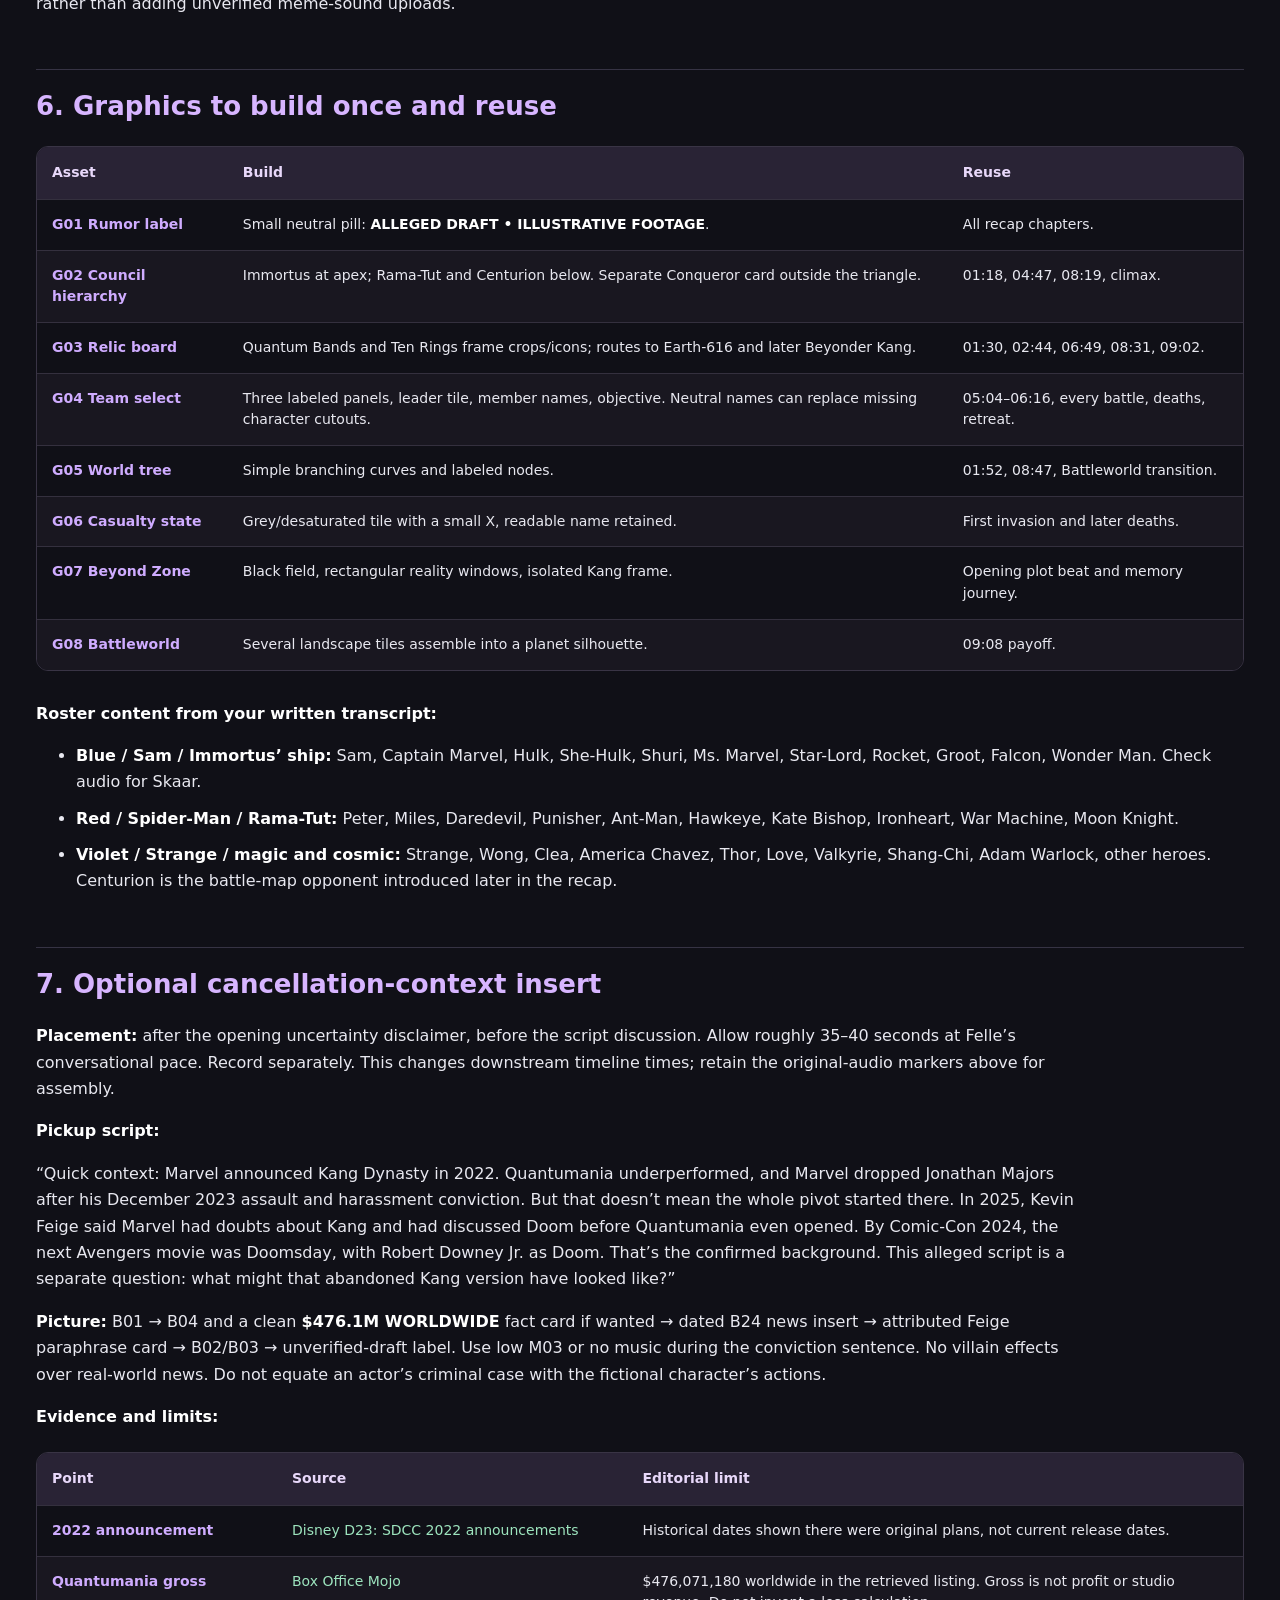
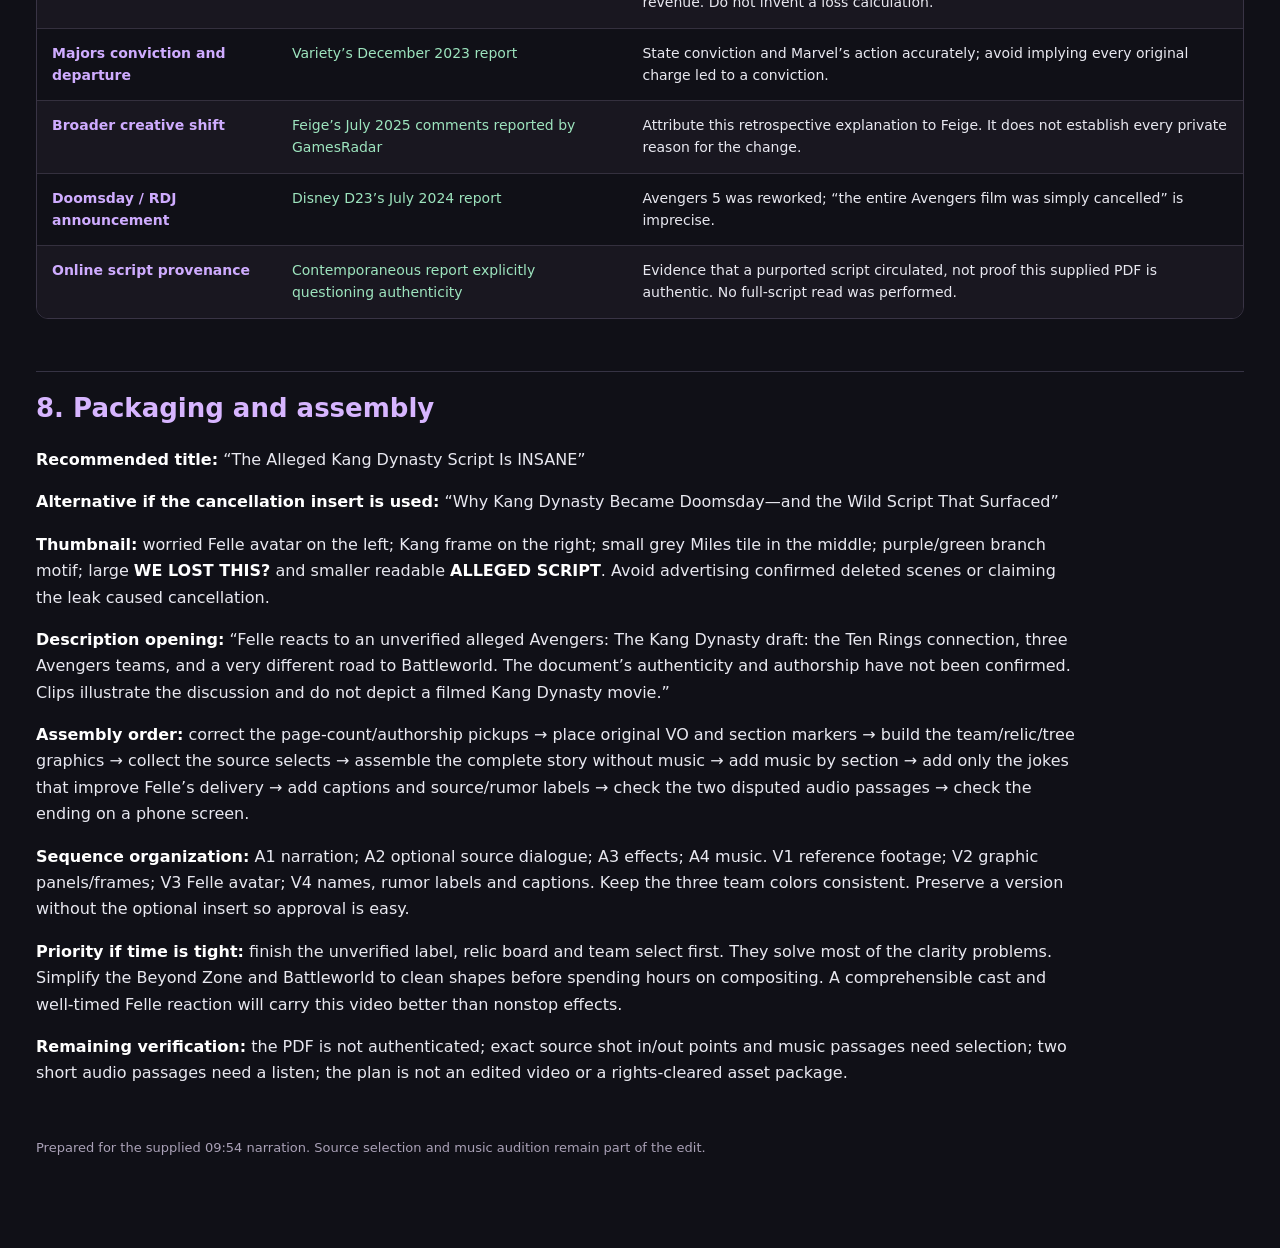
<file: deliverables/kang-edit-plan/Kang-Edit-Plan.html>
<!doctype html><html lang="en"><head><meta charset="utf-8"><meta name="viewport" content="width=device-width,initial-scale=1"><title>Fictional Felle — Kang Dynasty Edit Blueprint</title><style>*{box-sizing:border-box}html{scroll-behavior:smooth}body{margin:0;background:#101017;color:#e8e8f0;font:16px/1.65 system-ui,sans-serif}main{max-width:1320px;margin:auto;padding:52px 36px 90px}h1{font-size:clamp(30px,4vw,52px);line-height:1.1;max-width:970px;letter-spacing:-1.5px;color:#fff;margin-bottom:12px}h2{font-size:26px;line-height:1.3;margin-top:52px;padding-top:20px;border-top:1px solid #363344;color:#d7b5ff}h3{color:#9be0bb}p{max-width:1050px}a{color:#9de4be;text-decoration:none}a:hover{text-decoration:underline}strong{color:#fff}.table-wrap{overflow-x:auto;border:1px solid #393445;border-radius:12px;margin:22px 0 30px}table{border-collapse:collapse;width:100%;font-size:14px;line-height:1.55}th{text-align:left;background:#292335;color:#e8d8fa;padding:15px;vertical-align:top}td{padding:14px 15px;border-top:1px solid #34303e;vertical-align:top;min-width:130px}tr:nth-child(even){background:#191720}td:first-child{font-weight:650;color:#cfacff}li{margin:10px 0}nav{display:flex;flex-wrap:wrap;gap:10px;position:sticky;top:0;background:#101017ee;backdrop-filter:blur(12px);padding:14px 24px;border-bottom:1px solid #393445;z-index:10}nav a{border:1px solid #494054;border-radius:20px;padding:5px 13px;font-size:13px}footer{margin-top:50px;color:#aaa1b7;font-size:13px}@media(max-width:700px){main{padding:30px 18px}td{min-width:170px}h2{font-size:23px}}@media print{body{background:white;color:#222;font-size:10pt}main{max-width:none;padding:0}h1{font-size:28pt;color:#111}h2,h3,strong,td:first-child{color:#222}h2{break-after:avoid;margin-top:25px}a{color:#165d50}nav{display:none}.table-wrap{overflow:visible;border:0;border-radius:0}th{background:#eee;color:#222}td,th{min-width:0;padding:7px}table{font-size:8.5pt}tr:nth-child(even){background:#f7f7f7}tr{break-inside:avoid}footer{display:none}}</style></head><body><nav><a href="#1-fix-these-before-picture-lock">Fixes</a><a href="#3-full-timeline">Timeline</a><a href="#4-youtube-footage-bank">B-roll</a><a href="#5-bgm-ost-cue-sheet">Music</a><a href="#6-graphics-to-build-once-and-reuse">Graphics</a><a href="#7-optional-cancellation-context-insert">Cancellation insert</a><a href="#8-packaging-and-assembly">Assembly</a></nav><main><h1 id="kang-dynasty-the-movie-we-might-have-lost">KANG DYNASTY: THE MOVIE WE MIGHT HAVE LOST</h1><h2 id="fictional-felle-complete-edit-blueprint">Fictional Felle • Complete edit blueprint</h2><p>Prepared 22 October 2026. Base narration: <strong>kangfinal.mp3, 09:54</strong>. All timeline times below refer to the original audio, before pickups, trims, or inserted clips. Boundaries are approximate phrase markers, not frame-accurate edit decisions. Use the spoken cue to land each cut.</p><p><strong>Direction:</strong> Make this a lost-movie story with Felle interrupting it to react. The central visual device is a three-team character-select screen. Let the beginning feel mysterious, the middle feel like an increasingly impossible Avengers mission, and the ending feel like an argument about whether Marvel should have committed to it.</p><p><strong>Important distinction:</strong> The supplied narration is predominantly a recap/reaction to an alleged script. It does not explain the cancellation in depth. The main plan follows the recording; a ready-to-record context insert below covers the missing cancellation background.</p><h3 id="what-was-checked">What was checked</h3><ul><li>Reviewed the reference page, sampled its visuals, and read its captions: <a href="https://www.youtube.com/watch?v=nwRVbiSDbrc&amp;t=44s" target="_blank" rel="noopener">DC’s Answer To Marvel Tokon…</a>. Observed full-screen footage, the red-hoodie avatar, glitch transitions, and footage framed within a lighter background. Its captions show quick jokes mixed with extended reactions. This is a sampled style assessment, not a frame-by-frame or music-identification pass.</li><li>Generated timing anchors from the supplied audio, then used your supplied transcript for the intended wording. A few audio/transcript differences are flagged below.</li><li>Checked the PDF’s metadata only: <strong>169 total PDF pages</strong>. Did not read the full screenplay or authenticate it. A title page may account for a difference between total PDF pages and numbered script pages.</li><li>Located the linked YouTube uploads in the source bank. The Quantumania trailer’s dialogue timestamps were checked against its exported captions. Other shot descriptions are selection instructions; their exact source in/out points still need choosing while cutting. Music is a cue shortlist to audition under the voice, not a completed mix.</li></ul><h2 id="1-fix-these-before-picture-lock">1. Fix these before picture lock</h2><div class="table-wrap"><table><thead><tr><th>Audio position</th><th>Issue</th><th>Recommended action</th></tr></thead><tbody><tr><td>00:27–00:33</td><td>Narration says “1,168 pages.” Supplied PDF has 169 pages total.</td><td>Record: <strong>“It’s nearly 170 pages. If you ain’t trying to read all that, I got you.”</strong> Do not build a thousand-page joke around the error.</td></tr><tr><td>00:34–00:43</td><td>“The script was written by Jeff Loveness” states authorship as fact.</td><td>Record: <strong>“This alleged draft is credited to Jeff Loveness, who wrote Quantumania. Take that as you will.”</strong> His actual employment on the film does not authenticate this PDF.</td></tr><tr><td>00:18–00:22; 09:18–09:28</td><td>An unused draft may never be confirmed; a date on a document is not authentication.</td><td>Keep the opinion, but label the document <strong>UNVERIFIED ALLEGED DRAFT</strong>. End wording: “The document is labeled as a 2023 draft; that doesn’t verify it.”</td></tr><tr><td>02:23–02:44</td><td>Miles appearing in an earlier Spider-Man 4 plan.</td><td>Treat as a claim within the alleged draft, not confirmed production history. Add <strong>ALLEGED VERSION</strong> beside the hypothetical release-order graphic.</td></tr><tr><td>05:10–05:20</td><td>Automatic audio transcription includes Hulk’s son Skaar; your written transcript omits him.</td><td>Check this ten-second audio passage before finalizing Team 1. Leave a spare roster tile.</td></tr><tr><td>07:00–07:07</td><td>Written transcript says Centurion/Loki; automatic audio transcription suggests Rama-Tut/Moon Knight.</td><td>Listen to this passage before choosing the character close-ups. Until resolved, use the three-team map and portal imagery instead of a potentially wrong face.</td></tr><tr><td>Throughout</td><td>Supplied text sometimes says “Kings”; several names are phonetically transcribed.</td><td>On-screen spelling: <strong>Kangs, Immortus, Rama-Tut, Centurion, Quantum Bands, Book of Vishanti, Khonshu, Battleworld, Rhodey, America Chavez</strong>.</td></tr><tr><td>09:41–09:54</td><td>“First live-action movie” is a hypothetical within this alleged plan.</td><td>Keep the final Miles reaction inside the leak frame. Avoid presenting it as a verified Marvel release decision.</td></tr></tbody></table></div><p>Keep the unverified label readable at the start and on every new plot chapter. Use a small persistent <strong>ALLEGED DRAFT • ILLUSTRATIVE FOOTAGE</strong> label during the plot recap. The recap’s scenes have no authenticated finished-film footage in this plan. Existing movie/game clips illustrate characters and ideas; custom graphics carry the nonexistent action.</p><h2 id="2-visual-and-pacing-rules">2. Visual and pacing rules</h2><ul><li><strong>Keep Felle present:</strong> return to his existing avatar for judgments, disbelief, and jokes. Use the same outline/shadow treatment as the channel assets. New custom animation is optional; six existing poses—neutral, skeptical, excited, shocked, pointing, exhausted—will cover most of this edit.</li><li><strong>Palette:</strong> charcoal background; purple for Kang, amber for the relics, green for timelines. Keep the avatar’s red as the reaction accent. For the teams, use blue / red / violet with written labels so color is never the only identifier.</li><li><strong>Shot rhythm:</strong> typically two to five seconds per visual during explanation. Hold diagrams six to ten seconds while animating one item at a time. Briefly accelerate around invasions and power escalations. These are proposed targets, not measured averages from the reference.</li><li><strong>Text:</strong> use punch words and names, not a second full transcript. Two to five words for joke cards. Keep the rumor label and source labels away from captions. Distinguish YouTube’s player captions from text actually baked into the reference edit.</li><li><strong>Transitions:</strong> mostly straight cuts, avatar pop-ins, and restrained punch-ins. Save a glitch for entering the Beyond Zone and a larger one for Battleworld. Let Felle finish a punchline before changing shots.</li><li><strong>Audio:</strong> voice leads. Use short music dropouts before “No,” “take that as you will,” “not that Doom,” the DPS joke, and the last Miles line. Avoid stacking a whoosh, impact, bass hit, and music accent on the same word.</li></ul><h2 id="3-full-timeline">3. Full timeline</h2><p><strong>B numbers</strong> link to footage in section 4. <strong>M numbers</strong> link to music in section 5. “Graphic” means something you create using names, shapes, and selected frames from the linked YouTube footage. Every plot claim remains attributed to the alleged draft.</p><div class="table-wrap"><table><thead><tr><th>Original audio</th><th>Spoken cue / purpose</th><th>Picture and edit direction</th><th>Sound / music</th></tr></thead><tbody><tr><td>00:00–00:06</td><td>“Closer to Avengers Doomsday…”</td><td>B03 reveal frame → old Kang title from B01. Animate a branching line from KANG to DOOM. First visual question: <strong>WHAT DID WE LOSE?</strong></td><td>M01 quietly; one reverse swell.</td></tr><tr><td>00:06–00:18</td><td>“Not confirmed… verified? No.”</td><td>Three promise cards: <strong>WHAT IF / ALLEGED DRAFT / FELLE’S TAKE</strong>. Hold on skeptical avatar for “No.” Put the unverified label on screen before any plot details.</td><td>Hard music cut at “No”; leave the voice dry.</td></tr><tr><td>00:18–00:34</td><td>Script in description / long read</td><td>A generic page-stack graphic marked <strong>169 PDF PAGES</strong> after the pickup. Do not fabricate a screenshot of the screenplay. Avatar pushes the stack aside on “I got you.”</td><td>M05 enters; paper flick, one soft click.</td></tr><tr><td>00:34–00:43</td><td>Jeff Loveness / Quantumania</td><td>Credit card <strong>ALLEGED DRAFT CREDIT: JEFF LOVENESS</strong> → B04 title/Scott reaction → avatar side-eye.</td><td>Drop M05 for “take that as you will.”</td></tr><tr><td>00:43–00:54</td><td>Good connections / “vision”</td><td>Split board <strong>PAYOFFS / QUESTIONABLE CHOICES</strong>. Tiny original Vision name/icon pop for the supplied transcript’s pun, only if it is present in the final audio.</td><td>Brief comic tick; do not delay the story for a sourced meme.</td></tr><tr><td>00:54–01:12</td><td>Kang falls into the Beyond Zone</td><td>B04 Kang close-up, shrink into a black field; surround him with rectangular windows from B10/B05. Add <strong>BEYOND ZONE</strong>. Freeze surrounding worlds while he moves.</td><td>M01 or M03; low wind and controlled glitch.</td></tr><tr><td>01:12–01:30</td><td>Council / three ruling Kangs</td><td>Build three name cards. Immortus higher and larger; Rama-Tut and Centurion beneath. Suggest the X-shaped structures with abstract silhouettes, without inventing a movie scene.</td><td>M02 low or M03. Three subdued card hits.</td></tr><tr><td>01:30–01:52</td><td>Bands + Ten Rings / Earth-616</td><td>B08 bands and B07 rings → two amber relic icons → line connecting both to <strong>EARTH-616</strong>. Brief team-category icons for defeated Avengers, X-Men, Fantastic Four.</td><td>Pulse strengthens. Add a linking click, not a victory sting.</td></tr><tr><td>01:52–02:05</td><td>Loki / disappearing branches</td><td>B05 TVA/Loki → original tree diagram; extinguish two branches. Hold the remaining branch as the narrator says “more time.” Use a small chapter title instead of pretending this is an actual Marvel opening.</td><td>M01 or M03; thin out the percussion.</td></tr><tr><td>02:05–02:15</td><td>“This isn’t bad…”</td><td>Avatar takes over. Stamp <strong>ACTUAL PAYOFF?</strong> over the two relic icons. Let his approval breathe.</td><td>M05 resets the mood.</td></tr><tr><td>02:15–02:24</td><td>Scott calls Sam and Happy</td><td>B04 Scott + B11 Sam. Add an original unanswered-call interface with character names; do not fake a real text exchange.</td><td>Quiet phone-ring effect under narration.</td></tr><tr><td>02:24–02:44</td><td>Peter and Miles / earlier Spider-Man 4</td><td>B09 Peter/Miles game footage with <strong>GAME FOOTAGE • VISUAL REFERENCE</strong>; B12 Peter for live-action contrast. Draw hypothetical order: <strong>SPIDER-MAN 4? → KANG DYNASTY?</strong></td><td>M05; small reveal accent on Miles.</td></tr><tr><td>02:44–02:59</td><td>Kamala, Wong, Bruce / relic connection</td><td>Return to the exact same B07/B08 relic board. Label <strong>BRUCE / WONG</strong> as investigators. Connect the matching patterns so this feels like a payoff, not a fresh exposition dump.</td><td>M03 comes underneath M05, then takes over.</td></tr><tr><td>02:59–03:08</td><td>Kang / girl / attacked by variants</td><td>Reuse the isolated Kang frame; small empty child silhouette at a distance; duplicate Kang’s shadow around him. Label <strong>ILLUSTRATION</strong>. No invented live-action daughter casting.</td><td>Hollow reverb tail; restrained bass accent.</td></tr><tr><td>03:08–03:19</td><td>Spider-bros / Strange and Clea</td><td>B09 synchronized Peter/Miles action → B10 Strange. Use a named Clea tile if no suitable shot is selected.</td><td>M05 returns briefly; cut on “war.”</td></tr><tr><td>03:19–03:34</td><td>Third eye / bad CGI joke</td><td>B10 Strange → an intentionally crude third-eye graphic on Felle’s avatar, visibly a joke. Avoid claiming the trailer contains the final third-eye shot.</td><td>Half-second silence before the joke; one small pop.</td></tr><tr><td>03:34–03:54</td><td>Wakanda / Sam’s doubts / Rhodey</td><td>B13 Wakanda + B11 Sam; insert <strong>RHODEY: STILL HERE</strong> as an avatar-side joke. Use Sam’s name as the dominant anchor while Shuri’s support is explained.</td><td>M05, warmer and less busy.</td></tr><tr><td>03:54–04:11</td><td>Everyone sees the tear</td><td>Make a widening sky crack from B12 multiverse imagery; cut between B11, B10, B07, B08, B21 and B18. Finish with a grid of all named heroes; text tiles cover anyone without footage.</td><td>M03 rise; modest rumble.</td></tr><tr><td>04:11–04:21</td><td>Avengers 1 comparison / “not that Doom”</td><td>B17 invasion imagery → avatar’s <strong>WE’VE SEEN THIS</strong>. Flash B03 on “Doom,” then snap back to the destruction graphic.</td><td>Duck music for the Doom gag; short error beep.</td></tr><tr><td>04:21–04:37</td><td>Earth conquered / Happy, Pepper, Morgan</td><td>B14/B17 destruction as labeled reference. Use three <strong>named</strong> family cards, fade to grey. Do not use unrelated deaths as if they depict these characters dying. End on <strong>EARTH FALLS</strong>.</td><td>M03. Remove comic sounds and hold the loss for a beat.</td></tr><tr><td>04:37–04:47</td><td>Wakanda refuge / Star-Lord</td><td>B13 wide view → B22 Star-Lord searching/reaction selection. Simple map isolates the remaining safe zone.</td><td>Lower pulse; allow a short breath.</td></tr><tr><td>04:47–05:04</td><td>Kang rivalry / time-heist domino</td><td>Council triangle returns; Centurion’s line turns jagged. B15 time-travel imagery → three domino cards: <strong>TIME HEIST → FRACTURE → INVASION</strong>. Label this as the draft’s explanation.</td><td>M03; three light ticks.</td></tr><tr><td>05:04–05:23</td><td>Team 1</td><td>Reveal blue roster one name at a time; Sam captain badge. Objective <strong>IMMORTUS’ SHIP</strong>. Keep the whole team visible after the roll call. Verify the Skaar discrepancy before finalizing.</td><td>M05 groove; UI selection ticks.</td></tr><tr><td>05:23–05:44</td><td>Team 2 / Moon Knight emphasis</td><td>Red roster led by Spider-Man, objective <strong>RAMA-TUT</strong>. Moon Knight tile gets a pulsing outline when named. Do not cut to eleven isolated clips; the board keeps geography readable.</td><td>M05; same UI sound family.</td></tr><tr><td>05:44–05:56</td><td>“Squishy set of DPS”</td><td>Change Team 2 to comic game stats: <strong>DAMAGE: HIGH / SURVIVABILITY: QUESTIONABLE</strong>. Felle leans into frame; tiny health bars wobble. Clearly editorial joke statistics.</td><td>Music stops before “squishy”; M04 for the reaction.</td></tr><tr><td>05:56–06:16</td><td>Team 3 / Strange as tank / America / Love</td><td>Violet roster, objective <strong>MAGIC + COSMIC</strong>. Change Strange’s badge from TANK to LEADER on the correction. America tile lights up at “use her again”; small <strong>YES, LOVE</strong> label.</td><td>M05; one correction click.</td></tr><tr><td>06:16–06:33</td><td>Fury activates Sentinels</td><td>B20 Sentinel reference with <strong>X-MEN FILM • VISUAL REFERENCE</strong>; original switch panel <strong>SENTINEL PROGRAM</strong>. Avatar slaps the switch on YOLO. This is an alleged-draft event, not established Brave New World plot.</td><td>M03 builds; M04’s brief comic punctuation only on YOLO.</td></tr><tr><td>06:33–06:49</td><td>Sentinels absorbed / attacks do nothing</td><td>Move simple Sentinel silhouettes into the Immortus ship icon. B08/B19 for Carol/Simon identity. Ship bar stays full: <strong>DAMAGE: 0</strong> as an obvious comic overlay.</td><td>Cut the impact tail short; low failed-action click.</td></tr><tr><td>06:49–07:01</td><td>Teams engage / lure through portal</td><td>Three-panel battle map. Move violet team and Ten Rings icon through a gold portal; keep red team beside Rama-Tut. Use B10 portal texture or an original ring animation.</td><td>M03 maintains momentum without a new track.</td></tr><tr><td>07:01–07:07</td><td>Contested character passage</td><td>Keep wide tactical map and Felle reaction until audio confirms whether the line names Rama-Tut/Moon Knight or Centurion/Loki. Fix the transcript before building a character gag.</td><td>One knockback sound after the spoken hit.</td></tr><tr><td>07:07–07:24</td><td>Book of Vishanti / trapdoor to Quantum Realm</td><td>B10 mystical-space imagery → original book icon → floor panel drops to B04 Quantum Realm. “Infinity Castle style” can use an original endless-door graphic; no extra anime clip needed.</td><td>M03, descending whoosh.</td></tr><tr><td>07:24–07:35</td><td>All in one movie / more deaths</td><td>Pull out to Felle looking at an overloaded story board. On-screen <strong>ALL IN ONE MOVIE?</strong> Then return to roster, not another new map.</td><td>Brief M05 reset, then mute before deaths.</td></tr><tr><td>07:35–07:46</td><td>Star-Lord, Miles, Hawkeye die</td><td>Sequentially grey the three names; keep their team colors as thin borders. <strong>DEATHS IN THE ALLEGED DRAFT</strong> stays visible. Hold Miles slightly longer because he anchors the final opinion.</td><td>M03 very low; three soft low hits, no comedy stings.</td></tr><tr><td>07:46–08:01</td><td>Moon Knight keeps getting up</td><td>B21 suit/action selection; Moon Knight tile falls and returns twice, then loses its suit border. Counter <strong>ROUND 2 / ROUND 3</strong> is a joke, not an asserted exact resurrection count.</td><td>M04 briefly for his persistence; duck under the uncertainty about Khonshu.</td></tr><tr><td>08:01–08:19</td><td>Retreat / Fantastic Four / TVA cameos</td><td>All three team panels retreat toward TVA. B05 interior, B16 Deadpool/Wolverine. Tobey, Ghost Rider and Fantastic Four get named arrivals, avoiding unverified actors/versions.</td><td>M01 or M03; sequential portal clicks.</td></tr><tr><td>08:19–08:31</td><td>Centurion gone / Beyonder Kang</td><td>Cross out Centurion card. Separate <strong>QUANTUMANIA KANG</strong> from <strong>IMMORTUS</strong>; evolve the former into <strong>BEYONDER KANG</strong> using an original outline/glow.</td><td>M02 enters, or increase M03’s intensity.</td></tr><tr><td>08:31–08:47</td><td>Rescue / relic taken / multiversal fight</td><td>B12/B08 identify Peter/Kamala; bring their cards into TVA refuge. Move Ten Rings icon to Beyonder Kang. Alternate B10 reality imagery with the two clearly labeled Kang cards.</td><td>Escalating pulse; keep dialogue intelligible.</td></tr><tr><td>08:47–09:02</td><td>Loki loses / Immortus destroyed</td><td>Return to the same tree diagram. Loki node dims; green branches wrap Immortus tile, which fractures into simple particles. Use graphic abstraction, not a falsely attributed movie death shot.</td><td>Biggest music lift here, then a short vacuum of silence.</td></tr><tr><td>09:02–09:18</td><td>Too late / Battleworld / daughter</td><td>Both amber relics join Beyonder card. Worlds become tiles and stitch into a single planet labeled <strong>BATTLEWORLD</strong>. End on Kang and a small child silhouette at a distance.</td><td>M01’s atmosphere or low M03, then soften.</td></tr><tr><td>09:18–09:37</td><td>Draft caveat / Felle’s verdict</td><td>Full avatar, board behind him. <strong>UNVERIFIED • LABELED 2023 DRAFT</strong>. Return to two columns: <strong>PAYOFFS / TOO MUCH?</strong> Show only three summary points.</td><td>M05 conversational return.</td></tr><tr><td>09:37–09:54</td><td>Wishes Marvel committed / Miles closing</td><td>Brief callbacks: relics, team select, grey Miles tile. Finish on avatar and <strong>KILL MILES IN HIS FIRST MOVIE?!</strong> Give the last line room.</td><td>Fade music before the final Miles phrase; let it land dry.</td></tr></tbody></table></div><p><strong>Ending:</strong> The audio finishes abruptly. Preferred pickup: “Would you have watched this version, or was switching to Doom the right call?” Run the end screen for 10–12 seconds over that pickup and a quiet M05 tail. If no pickup is available, reserve the last 12–15 seconds for a simple end-screen layout while retaining the final joke. Keep text and avatar outside the clickable video boxes.</p><h2 id="4-youtube-footage-bank">4. YouTube footage bank</h2><p>All entries below are direct YouTube video links. “Select” describes what to look for; it is not a claim that an exact unviewed shot is present. If the desired shot is absent, use a named graphic or another moment from the same source, rather than implying an invented scene exists. Most of the recap can be assembled from B04, B05, B07–B16, B20–B22 plus original graphics.</p><div class="table-wrap"><table><thead><tr><th>ID</th><th>YouTube source</th><th>Select / use</th></tr></thead><tbody><tr><td>B01</td><td><a href="https://www.youtube.com/watch?v=nsXdu65ldiI" target="_blank" rel="noopener">Kang Dynasty / Secret Wars announcement, SDCC 2022 — Andrew V.M</a></td><td>Historical title/logo and announcement context. Third-party event upload; select the announcement itself, not someone else’s commentary.</td></tr><tr><td>B02</td><td><a href="https://www.youtube.com/watch?v=okIjPJG9dz4" target="_blank" rel="noopener">RDJ Doctor Doom Hall H reveal — IGN</a></td><td>Longer event coverage for optional cancellation insert.</td></tr><tr><td>B03</td><td><a href="https://www.youtube.com/watch?v=GH_6g2o9G2o" target="_blank" rel="noopener">RDJ reveal — Marvel Entertainment</a></td><td>Official 12-second vertical clip; use in a framed panel. Avoid stretching it to fill widescreen.</td></tr><tr><td>B04</td><td><a href="https://www.youtube.com/watch?v=5WfTEZJnv_8" target="_blank" rel="noopener">Quantumania — New Trailer</a></td><td>Main Kang/Scott/Quantum Realm source. Caption-verified dialogue search ranges: <strong>00:31–00:40</strong> identity/time; <strong>00:46–00:54</strong> rewriting existence and timelines; <strong>01:14–01:24</strong> threat; <strong>01:50–02:00</strong> confrontation. Ranges are selection windows, not automatically licensed excerpts.</td></tr><tr><td>B05</td><td><a href="https://www.youtube.com/watch?v=dug56u8NN7g" target="_blank" rel="noopener">Loki Season 2 — Official Trailer</a></td><td>TVA, Loki, time instability; build the world-tree action yourself if no matching official shot is available.</td></tr><tr><td>B06</td><td><a href="https://www.youtube.com/watch?v=nW948Va-l10" target="_blank" rel="noopener">Loki Season 1 — Official Trailer</a></td><td>TVA architecture, time bureaucracy and earlier Loki visual context.</td></tr><tr><td>B07</td><td><a href="https://www.youtube.com/watch?v=8YjFbMbfXaQ" target="_blank" rel="noopener">Shang-Chi — Official Trailer</a></td><td>Shang-Chi and Ten Rings identity/action. Isolate a clean ring frame for the recurring relic icon.</td></tr><tr><td>B08</td><td><a href="https://www.youtube.com/watch?v=wS_qbDztgVY" target="_blank" rel="noopener">The Marvels — Official Trailer</a></td><td>Kamala/Carol, bracelet/power imagery, cosmic action.</td></tr><tr><td>B09</td><td><a href="https://www.youtube.com/watch?v=bgqGdIoa52s" target="_blank" rel="noopener">Marvel’s Spider-Man 2 — Story Trailer, PlayStation</a></td><td>Peter/Miles partnership. Label as game footage; it does not establish live-action casting.</td></tr><tr><td>B10</td><td><a href="https://www.youtube.com/watch?v=aWzlQ2N6qqg" target="_blank" rel="noopener">Doctor Strange in the Multiverse of Madness — Official Trailer</a></td><td>Strange, Wong, America, dimensional travel, collapsing reality.</td></tr><tr><td>B11</td><td><a href="https://www.youtube.com/watch?v=1pHDWnXmK7Y" target="_blank" rel="noopener">Captain America: Brave New World — Official Trailer</a></td><td>Sam’s leadership/action imagery. It does not substantiate the alleged Sentinel program.</td></tr><tr><td>B12</td><td><a href="https://www.youtube.com/watch?v=JfVOs4VSpmA" target="_blank" rel="noopener">Spider-Man: No Way Home — Official Trailer, Sony</a></td><td>Holland’s Peter, Strange, fractured sky and multiverse imagery. Do not expect the trailer to supply every returning Spider-Man.</td></tr><tr><td>B13</td><td><a href="https://www.youtube.com/watch?v=RlOB3UALvrQ" target="_blank" rel="noopener">Black Panther: Wakanda Forever — Official Teaser</a></td><td>Wakanda, Shuri, grief and refuge imagery. Mute the trailer song under VO.</td></tr><tr><td>B14</td><td><a href="https://www.youtube.com/watch?v=6ZfuNTqbHE8" target="_blank" rel="noopener">Avengers: Infinity War — Official Trailer</a></td><td>Invasion, stakes, ensemble scale; mark recycled battle footage as illustration.</td></tr><tr><td>B15</td><td><a href="https://www.youtube.com/watch?v=TcMBFSGVi1c" target="_blank" rel="noopener">Avengers: Endgame — Official Trailer</a></td><td>Time-heist context, loss, team regrouping. Named cards replace unavailable family shots.</td></tr><tr><td>B16</td><td><a href="https://www.youtube.com/watch?v=73_1biulkYk" target="_blank" rel="noopener">Deadpool &amp; Wolverine — Official Trailer</a></td><td>Late cameo identities and TVA/portal atmosphere where suitable.</td></tr><tr><td>B17</td><td><a href="https://www.youtube.com/watch?v=eOrNdBpGMv8" target="_blank" rel="noopener">The Avengers — Official Trailer</a></td><td>Visual comparison for “rips off Avengers 1.” Keep the comparison clearly identified.</td></tr><tr><td>B18</td><td><a href="https://www.youtube.com/watch?v=Go8nTmfrQd8" target="_blank" rel="noopener">Thor: Love and Thunder — Official Trailer</a></td><td>Thor, Valkyrie, cosmic team identity. Use text for Love if a suitable shot is unavailable.</td></tr><tr><td>B19</td><td><a href="https://www.youtube.com/watch?v=lgoxHC7WF9w" target="_blank" rel="noopener">Wonder Man — Official Trailer</a></td><td>Simon Williams identity, not evidence that he appeared in a filmed Kang movie.</td></tr><tr><td>B20</td><td><a href="https://www.youtube.com/watch?v=gsjtg7m1MMM" target="_blank" rel="noopener">X-Men: Days of Future Past — Official Trailer 3</a></td><td>Sentinels and X-Men visual reference. Clearly identify the source film.</td></tr><tr><td>B21</td><td><a href="https://www.youtube.com/watch?v=x7Krla_UxRg" target="_blank" rel="noopener">Moon Knight — Official Trailer</a></td><td>Suit transformation, fighting, persistence joke.</td></tr><tr><td>B22</td><td><a href="https://www.youtube.com/watch?v=QYEhSObq4PU" target="_blank" rel="noopener">Guardians of the Galaxy Vol. 3 — Official Trailer, Marvel Australia &amp; NZ</a></td><td>Star-Lord, Rocket, Groot and team identity.</td></tr><tr><td>B23</td><td><a href="https://www.youtube.com/watch?v=TiEVqZ2Bc_c" target="_blank" rel="noopener">What If…? Season 2 — Official Trailer</a></td><td>Optional clearly labeled animation reference for multiple realities. Avoid mixing it into the recap as if it depicts this screenplay.</td></tr><tr><td>B24</td><td><a href="https://www.youtube.com/watch?v=rCa_66l2PA4" target="_blank" rel="noopener">Marvel/Disney drop Majors after conviction — WFAA</a></td><td>Only for the cancellation-context insert. Use dated, neutral news framing.</td></tr></tbody></table></div><p><strong>Footage workflow:</strong> make selects first, mute source music by default, and keep source filename/URL with every asset. Favor short, relevant illustrative selections with Felle’s commentary. YouTube availability is not permission to reuse an upload; source rights and music clearance remain separate from this plan. No source video has been downloaded or bundled here.</p><h2 id="5-bgm-ost-cue-sheet">5. BGM / OST cue sheet</h2><p>Two workable approaches: <strong>OST temp cut</strong> for a recognizably Marvel mood, or a <strong>creditable production-music cut</strong> using the Kevin MacLeod options. The main timeline lists both where useful. Do not assume an official soundtrack upload is cleared for background use.</p><div class="table-wrap"><table><thead><tr><th>ID</th><th>Direct YouTube music link</th><th>Intended use</th><th>Reuse status</th></tr></thead><tbody><tr><td>M01</td><td><a href="https://www.youtube.com/watch?v=183tEhupiSQ" target="_blank" rel="noopener">Natalie Holt — TVA</a></td><td>Mystery, timeline branches, TVA arrival, Battleworld setup. Audition a quieter passage so its recognizable motif does not fight Felle.</td><td>Marvel OST; temp/reference unless cleared.</td></tr><tr><td>M02</td><td><a href="https://www.youtube.com/watch?v=66jBzEk7amo" target="_blank" rel="noopener">Christophe Beck — The Conqueror</a></td><td>Council menace and Beyonder Kang climax; reserve it for scale rather than running it through all the jokes.</td><td>Official artist upload; Marvel OST, clearance needed for BGM use.</td></tr><tr><td>M03</td><td><a href="https://www.youtube.com/watch?v=7bGi_tB4MKs" target="_blank" rel="noopener">Kevin MacLeod — Decisions</a></td><td>Suspense bed, invasion, battle maps, low-key climax alternative. Its pulse can link the different locations.</td><td>Check the composer’s current license and use generated attribution.</td></tr><tr><td>M04</td><td><a href="https://www.youtube.com/watch?v=SgJ8dyD01I8" target="_blank" rel="noopener">Kevin MacLeod — Investigations</a></td><td>Short comic sections: DPS lineup, YOLO, Moon Knight persistence. Avoid under the serious casualty list.</td><td>This upload identifies CC BY 4.0; retain the applicable attribution.</td></tr><tr><td>M05</td><td><a href="https://www.youtube.com/watch?v=N0KuBFK9r24" target="_blank" rel="noopener">Kevin MacLeod — Cipher</a></td><td>Felle’s conversational commentary, exposition reset, roster assembly, final opinion.</td><td>Verify composer license/credit for the selected recording.</td></tr><tr><td>M06</td><td><a href="https://www.youtube.com/watch?v=zMzq8hqKR_Q" target="_blank" rel="noopener">Kevin MacLeod — Darkest Child</a></td><td>Optional eerie Beyond Zone substitute; use sparingly if its character feels too playful under the scene.</td><td>Verify composer license/credit.</td></tr></tbody></table></div><p><strong>Suggested music regions:</strong> 00:00–00:18 M01/M03; 00:18–00:54 M05; 00:54–02:05 M01/M03; 02:05–03:54 M05 with an M03 dip into Kang’s isolation; 03:54–05:04 M03; 05:04–06:16 M05 with the brief M04 joke; 06:16–07:24 M03; 07:24–07:46 reset then low M03; 07:46–08:01 brief M04; 08:01–09:18 M01 into M02, or M03 throughout; 09:18–09:54 M05 fading before the last line.</p><p>These are timeline cue locations, not checked source-track in/out timestamps. Audition and cut on musical phrases. Avoid a conspicuous loop restart every minute; use short crossfades or alternate passages.</p><p><strong>Mix starting points:</strong> place music roughly 18–24 dB below the perceived voice level; automate it down further during dense names. Keep SFX below the voice except in intentional gaps. Use a short crossfade for ordinary music changes and a clean stop for jokes. Check on headphones and a phone speaker; numbers are starting points, not a finished loudness prescription.</p><p>For licensed alternatives, use <a href="https://incompetech.com/music/royalty-free/licenses/" target="_blank" rel="noopener">the composer’s licensing page</a> and copy the generated credit for each chosen track. <a href="https://support.google.com/youtube/answer/3376882?hl=en" target="_blank" rel="noopener">YouTube’s Audio Library guidance</a> explains its own cleared catalog and attribution rules; that guarantee does not extend to every public “royalty-free” upload. For whooshes, UI clicks, paper flicks, low rumbles and glitches, select from YouTube Studio’s Audio Library rather than adding unverified meme-sound uploads.</p><h2 id="6-graphics-to-build-once-and-reuse">6. Graphics to build once and reuse</h2><div class="table-wrap"><table><thead><tr><th>Asset</th><th>Build</th><th>Reuse</th></tr></thead><tbody><tr><td>G01 Rumor label</td><td>Small neutral pill: <strong>ALLEGED DRAFT • ILLUSTRATIVE FOOTAGE</strong>.</td><td>All recap chapters.</td></tr><tr><td>G02 Council hierarchy</td><td>Immortus at apex; Rama-Tut and Centurion below. Separate Conqueror card outside the triangle.</td><td>01:18, 04:47, 08:19, climax.</td></tr><tr><td>G03 Relic board</td><td>Quantum Bands and Ten Rings frame crops/icons; routes to Earth-616 and later Beyonder Kang.</td><td>01:30, 02:44, 06:49, 08:31, 09:02.</td></tr><tr><td>G04 Team select</td><td>Three labeled panels, leader tile, member names, objective. Neutral names can replace missing character cutouts.</td><td>05:04–06:16, every battle, deaths, retreat.</td></tr><tr><td>G05 World tree</td><td>Simple branching curves and labeled nodes.</td><td>01:52, 08:47, Battleworld transition.</td></tr><tr><td>G06 Casualty state</td><td>Grey/desaturated tile with a small X, readable name retained.</td><td>First invasion and later deaths.</td></tr><tr><td>G07 Beyond Zone</td><td>Black field, rectangular reality windows, isolated Kang frame.</td><td>Opening plot beat and memory journey.</td></tr><tr><td>G08 Battleworld</td><td>Several landscape tiles assemble into a planet silhouette.</td><td>09:08 payoff.</td></tr></tbody></table></div><p><strong>Roster content from your written transcript:</strong></p><ul><li><strong>Blue / Sam / Immortus’ ship:</strong> Sam, Captain Marvel, Hulk, She-Hulk, Shuri, Ms. Marvel, Star-Lord, Rocket, Groot, Falcon, Wonder Man. Check audio for Skaar.</li><li><strong>Red / Spider-Man / Rama-Tut:</strong> Peter, Miles, Daredevil, Punisher, Ant-Man, Hawkeye, Kate Bishop, Ironheart, War Machine, Moon Knight.</li><li><strong>Violet / Strange / magic and cosmic:</strong> Strange, Wong, Clea, America Chavez, Thor, Love, Valkyrie, Shang-Chi, Adam Warlock, other heroes. Centurion is the battle-map opponent introduced later in the recap.</li></ul><h2 id="7-optional-cancellation-context-insert">7. Optional cancellation-context insert</h2><p><strong>Placement:</strong> after the opening uncertainty disclaimer, before the script discussion. Allow roughly 35–40 seconds at Felle’s conversational pace. Record separately. This changes downstream timeline times; retain the original-audio markers above for assembly.</p><p><strong>Pickup script:</strong></p><p>“Quick context: Marvel announced Kang Dynasty in 2022. Quantumania underperformed, and Marvel dropped Jonathan Majors after his December 2023 assault and harassment conviction. But that doesn’t mean the whole pivot started there. In 2025, Kevin Feige said Marvel had doubts about Kang and had discussed Doom before Quantumania even opened. By Comic-Con 2024, the next Avengers movie was Doomsday, with Robert Downey Jr. as Doom. That’s the confirmed background. This alleged script is a separate question: what might that abandoned Kang version have looked like?”</p><p><strong>Picture:</strong> B01 → B04 and a clean <strong>$476.1M WORLDWIDE</strong> fact card if wanted → dated B24 news insert → attributed Feige paraphrase card → B02/B03 → unverified-draft label. Use low M03 or no music during the conviction sentence. No villain effects over real-world news. Do not equate an actor’s criminal case with the fictional character’s actions.</p><p><strong>Evidence and limits:</strong></p><div class="table-wrap"><table><thead><tr><th>Point</th><th>Source</th><th>Editorial limit</th></tr></thead><tbody><tr><td>2022 announcement</td><td><a href="https://d23.com/san-diego-comic-con-2022-every-disney-announcement-you-need-to-see/" target="_blank" rel="noopener">Disney D23: SDCC 2022 announcements</a></td><td>Historical dates shown there were original plans, not current release dates.</td></tr><tr><td>Quantumania gross</td><td><a href="https://www.boxofficemojo.com/title/tt10954600/" target="_blank" rel="noopener">Box Office Mojo</a></td><td>$476,071,180 worldwide in the retrieved listing. Gross is not profit or studio revenue. Do not invent a loss calculation.</td></tr><tr><td>Majors conviction and departure</td><td><a href="https://au.variety.com/2023/film/news/jonathan-majors-marvel-studios-dropped-kang-12274/" target="_blank" rel="noopener">Variety’s December 2023 report</a></td><td>State conviction and Marvel’s action accurately; avoid implying every original charge led to a conviction.</td></tr><tr><td>Broader creative shift</td><td><a href="https://www.gamesradar.com/entertainment/superhero-movies/marvel-boss-kevin-feige-reveals-discussions-were-had-with-robert-downey-jr-about-doctor-doom-even-before-ant-man-3-we-had-started-to-realize-that-kang-wasnt-big-enough/" target="_blank" rel="noopener">Feige’s July 2025 comments reported by GamesRadar</a></td><td>Attribute this retrospective explanation to Feige. It does not establish every private reason for the change.</td></tr><tr><td>Doomsday / RDJ announcement</td><td><a href="https://d23.com/marvel-studios-announces-the-return-of-robert-downey-jr-in-avengers-doomsday-among-other-san-diego-comic-con-highlights/" target="_blank" rel="noopener">Disney D23’s July 2024 report</a></td><td>Avengers 5 was reworked; “the entire Avengers film was simply cancelled” is imprecise.</td></tr><tr><td>Online script provenance</td><td><a href="https://geektyrant.com/news/jeff-loveness-script-for-marvels-avengers-the-kang-dynasty-leaks-online-and-its-wild" target="_blank" rel="noopener">Contemporaneous report explicitly questioning authenticity</a></td><td>Evidence that a purported script circulated, not proof this supplied PDF is authentic. No full-script read was performed.</td></tr></tbody></table></div><h2 id="8-packaging-and-assembly">8. Packaging and assembly</h2><p><strong>Recommended title:</strong> “The Alleged Kang Dynasty Script Is INSANE”</p><p><strong>Alternative if the cancellation insert is used:</strong> “Why Kang Dynasty Became Doomsday—and the Wild Script That Surfaced”</p><p><strong>Thumbnail:</strong> worried Felle avatar on the left; Kang frame on the right; small grey Miles tile in the middle; purple/green branch motif; large <strong>WE LOST THIS?</strong> and smaller readable <strong>ALLEGED SCRIPT</strong>. Avoid advertising confirmed deleted scenes or claiming the leak caused cancellation.</p><p><strong>Description opening:</strong> “Felle reacts to an unverified alleged Avengers: The Kang Dynasty draft: the Ten Rings connection, three Avengers teams, and a very different road to Battleworld. The document’s authenticity and authorship have not been confirmed. Clips illustrate the discussion and do not depict a filmed Kang Dynasty movie.”</p><p><strong>Assembly order:</strong> correct the page-count/authorship pickups → place original VO and section markers → build the team/relic/tree graphics → collect the source selects → assemble the complete story without music → add music by section → add only the jokes that improve Felle’s delivery → add captions and source/rumor labels → check the two disputed audio passages → check the ending on a phone screen.</p><p><strong>Sequence organization:</strong> A1 narration; A2 optional source dialogue; A3 effects; A4 music. V1 reference footage; V2 graphic panels/frames; V3 Felle avatar; V4 names, rumor labels and captions. Keep the three team colors consistent. Preserve a version without the optional insert so approval is easy.</p><p><strong>Priority if time is tight:</strong> finish the unverified label, relic board and team select first. They solve most of the clarity problems. Simplify the Beyond Zone and Battleworld to clean shapes before spending hours on compositing. A comprehensible cast and well-timed Felle reaction will carry this video better than nonstop effects.</p><p><strong>Remaining verification:</strong> the PDF is not authenticated; exact source shot in/out points and music passages need selection; two short audio passages need a listen; the plan is not an edited video or a rights-cleared asset package.</p><footer>Prepared for the supplied 09:54 narration. Source selection and music audition remain part of the edit.</footer></main></body></html>
</file>
<file: website/style.css>
/* Hon website. Palette mirrors lib/app/theme/hon_colors.dart. */
:root {
  --bg: #FBF8F1;
  --bg-tint: #F4F0E6;
  --surface: #FFFFFF;
  --surface-2: #F2F2F7;
  --text: #1A1A1A;
  --text-2: #5E5E64;
  --text-3: #8E8E93;
  --line: rgba(0, 0, 0, 0.08);
  --accent: #E24C4B;
  --btn-bg: #1A1A1A;
  --btn-fg: #FEFAEF;
  --ghost-bg: rgba(0, 0, 0, 0.05);
  --shadow: 0 1px 2px rgba(0, 0, 0, 0.04), 0 8px 28px rgba(0, 0, 0, 0.06);
  --phone-shadow: 0 30px 60px -20px rgba(40, 30, 10, 0.35), 0 12px 24px -12px rgba(0, 0, 0, 0.2);
  --nav-bg: rgba(251, 248, 241, 0.72);
  --mark-filter: none;
  --radius: 22px;
  --serif: 'Newsreader', 'Iowan Old Style', Georgia, serif;
  --sans: 'Inter', system-ui, -apple-system, 'Segoe UI', Roboto, sans-serif;
  color-scheme: light;
}

@media (prefers-color-scheme: dark) {
  :root:not([data-theme="light"]) {
    --bg: #000000;
    --bg-tint: #0E0E10;
    --surface: #1C1C1E;
    --surface-2: #2C2C2E;
    --text: #F5F5F7;
    --text-2: #A1A1A8;
    --text-3: #6E6E73;
    --line: rgba(255, 255, 255, 0.09);
    --btn-bg: #FCE3D1;
    --btn-fg: #1A1A1A;
    --ghost-bg: rgba(255, 255, 255, 0.08);
    --shadow: 0 1px 0 rgba(255, 255, 255, 0.03) inset, 0 8px 28px rgba(0, 0, 0, 0.5);
    --phone-shadow: 0 30px 60px -20px rgba(0, 0, 0, 0.9), 0 0 0 1px rgba(255, 255, 255, 0.06);
    --nav-bg: rgba(0, 0, 0, 0.65);
    --mark-filter: invert(1);
    color-scheme: dark;
  }
}
:root[data-theme="dark"] {
  --bg: #000000;
  --bg-tint: #0E0E10;
  --surface: #1C1C1E;
  --surface-2: #2C2C2E;
  --text: #F5F5F7;
  --text-2: #A1A1A8;
  --text-3: #6E6E73;
  --line: rgba(255, 255, 255, 0.09);
  --btn-bg: #FCE3D1;
  --btn-fg: #1A1A1A;
  --ghost-bg: rgba(255, 255, 255, 0.08);
  --shadow: 0 1px 0 rgba(255, 255, 255, 0.03) inset, 0 8px 28px rgba(0, 0, 0, 0.5);
  --phone-shadow: 0 30px 60px -20px rgba(0, 0, 0, 0.9), 0 0 0 1px rgba(255, 255, 255, 0.06);
  --nav-bg: rgba(0, 0, 0, 0.65);
  --mark-filter: invert(1);
  color-scheme: dark;
}

*, *::before, *::after { box-sizing: border-box; }
html { scroll-behavior: smooth; scroll-padding-top: 76px; -webkit-text-size-adjust: 100%; }
body {
  margin: 0;
  background: var(--bg);
  color: var(--text);
  font: 400 17px/1.55 var(--sans);
  -webkit-font-smoothing: antialiased;
  text-rendering: optimizeLegibility;
  overflow-x: hidden;
}
img { max-width: 100%; height: auto; display: block; }
a { color: inherit; }
p a, .dl-note a, .sub a { color: var(--text); text-decoration-color: var(--text-3); text-underline-offset: 3px; }
p a:hover { text-decoration-color: currentColor; }
h1, h2, h3 { font-family: var(--serif); font-weight: 500; letter-spacing: -0.015em; margin: 0; }
svg { width: 20px; height: 20px; fill: none; stroke: currentColor; stroke-width: 1.7; stroke-linecap: round; stroke-linejoin: round; }
svg.fill { fill: currentColor; stroke: none; }
:focus-visible { outline: 2px solid var(--accent); outline-offset: 3px; border-radius: 8px; }

.wrap { width: min(1140px, 100% - 40px); margin-inline: auto; }
.skip { position: absolute; left: -999px; top: 8px; background: var(--surface); padding: 8px 14px; border-radius: 10px; z-index: 100; }
.skip:focus { left: 12px; }

/* Nav */
.nav {
  position: sticky; top: 0; z-index: 50;
  background: var(--nav-bg);
  backdrop-filter: saturate(180%) blur(20px);
  -webkit-backdrop-filter: saturate(180%) blur(20px);
  border-bottom: 1px solid var(--line);
}
.nav-inner { display: flex; align-items: center; gap: 24px; height: 60px; }
.brand { display: inline-flex; align-items: center; gap: 10px; text-decoration: none; font: 600 20px var(--serif); }
.mark { width: 28px; height: auto; filter: var(--mark-filter); }
.nav-links { display: flex; gap: 22px; margin-left: 12px; }
.nav-links a { text-decoration: none; color: var(--text-2); font-size: 14.5px; font-weight: 500; transition: color .2s; }
.nav-links a:hover { color: var(--text); }
.nav-actions { margin-left: auto; display: flex; align-items: center; gap: 6px; }
.icon-btn {
  display: inline-grid; place-items: center; width: 38px; height: 38px;
  border-radius: 50%; border: 0; background: transparent; color: var(--text-2); cursor: pointer;
  transition: background .2s, color .2s;
}
.icon-btn:hover { background: var(--ghost-bg); color: var(--text); }
.i-moon { display: none; }
:root[data-theme="dark"] .i-sun { display: none; }
:root[data-theme="dark"] .i-moon { display: block; }
@media (prefers-color-scheme: dark) {
  :root:not([data-theme="light"]) .i-sun { display: none; }
  :root:not([data-theme="light"]) .i-moon { display: block; }
}

/* Buttons */
.btn {
  display: inline-flex; align-items: center; gap: 8px;
  padding: 13px 22px; border-radius: 999px;
  font: 600 15.5px var(--sans); text-decoration: none; white-space: nowrap;
  transition: transform .15s ease, opacity .2s, background .2s;
}
.btn:active { transform: scale(0.97); }
.btn-primary { background: var(--btn-bg); color: var(--btn-fg); }
.btn-primary:hover { opacity: .88; }
.btn-ghost { background: var(--ghost-bg); color: var(--text); }
.btn-ghost:hover { background: var(--line); }
.btn-sm { padding: 8px 16px; font-size: 14px; }

/* Hero */
.hero { padding: 72px 0 40px; overflow: hidden; }
.hero-inner { display: grid; grid-template-columns: 1.05fr 0.95fr; gap: 48px; align-items: center; }
.eyebrow {
  display: inline-flex; align-items: center; gap: 8px; margin: 0 0 22px;
  padding: 6px 12px; border-radius: 999px; background: var(--ghost-bg);
  font-size: 13px; font-weight: 600; letter-spacing: .02em; color: var(--text-2);
}
.dot { width: 7px; height: 7px; border-radius: 50%; background: var(--accent); box-shadow: 0 0 0 3px color-mix(in srgb, var(--accent) 25%, transparent); }
.hero h1 { font-size: clamp(48px, 7.4vw, 92px); line-height: 1.0; letter-spacing: -0.03em; }
.lede { font-size: clamp(18px, 2vw, 21px); color: var(--text-2); max-width: 30em; margin: 24px 0 32px; }
.hero-cta { display: flex; flex-wrap: wrap; gap: 12px; }
.hero-meta { margin: 20px 0 0; font-size: 14px; color: var(--text-3); }

.hero-art { position: relative; height: 600px; }
.phone {
  border-radius: 38px; overflow: hidden; background: #000;
  border: 7px solid #111; box-shadow: var(--phone-shadow);
}
.phone img { width: 100%; }
.hero-art .phone { position: absolute; width: 270px; }
.phone-front { right: 12%; top: 0; transform: rotate(2deg); z-index: 2; }
.phone-back { right: 46%; top: 60px; transform: rotate(-6deg); opacity: .96; }

.formats {
  list-style: none; padding: 0; margin: 56px 0 0;
  display: flex; flex-wrap: wrap; gap: 10px 28px; justify-content: center;
  font: italic 400 20px var(--serif); color: var(--text-2);
}
.formats li + li::before { content: '·'; margin-right: 28px; color: var(--text-3); font-style: normal; }

/* Sections */
.section { padding: 96px 0; }
.section-tint { background: var(--bg-tint); }
.section-head { max-width: 640px; margin-bottom: 44px; }
.section-head.center { margin-inline: auto; text-align: center; }
.kicker { margin: 0 0 10px; font-size: 13px; font-weight: 600; letter-spacing: .12em; text-transform: uppercase; color: var(--accent); }
.section h2 { font-size: clamp(32px, 4.4vw, 50px); line-height: 1.08; }
.sub { color: var(--text-2); font-size: 18px; margin: 16px 0 0; }

.card {
  background: var(--surface); border-radius: var(--radius);
  border: 1px solid var(--line); box-shadow: var(--shadow);
}
.grid { display: grid; gap: 18px; }

/* Features */
.features { grid-template-columns: repeat(3, 1fr); }
.feature { padding: 28px; transition: transform .25s ease; }
.feature:hover { transform: translateY(-3px); }
.ficon {
  width: 46px; height: 46px; display: grid; place-items: center; border-radius: 14px;
  background: var(--surface-2); color: var(--text); margin-bottom: 18px;
}
.ficon svg { width: 23px; height: 23px; }
.feature h3 { font-size: 23px; line-height: 1.2; margin-bottom: 8px; }
.feature p { margin: 0; color: var(--text-2); font-size: 15.5px; }

/* Themes */
.themes-inner { display: grid; grid-template-columns: 1fr 1fr; gap: 56px; align-items: center; }
.swatches { display: grid; grid-template-columns: repeat(3, 1fr); gap: 10px; margin-top: 28px; }
.swatch {
  display: flex; align-items: center; gap: 10px; padding: 10px 12px;
  border-radius: 14px; border: 1.5px solid var(--line); background: var(--surface);
  color: var(--text); font: 500 14.5px var(--sans); cursor: pointer; text-align: left;
  transition: border-color .2s, transform .15s;
}
.swatch::before {
  content: 'Aa'; display: grid; place-items: center; flex: none;
  width: 30px; height: 30px; border-radius: 9px;
  background: var(--sw); color: var(--sf); font: 500 14px var(--serif);
  box-shadow: inset 0 0 0 1px rgba(128, 128, 128, .25);
}
.swatch:hover { transform: translateY(-1px); }
.swatch[aria-checked="true"] { border-color: var(--text); }
.fonts-note { margin: 22px 0 0; font-size: 14.5px; color: var(--text-3); }

.page-preview {
  --pbg: #FFFFFF; --pfg: #1A1A1A; --pmuted: #68686F;
  background: var(--pbg); color: var(--pfg);
  border-radius: 28px; padding: 44px 44px 36px;
  box-shadow: var(--phone-shadow); border: 1px solid var(--line);
  font: 400 19px/1.7 var(--serif);
  transition: background .45s ease, color .45s ease;
  min-height: 460px;
}
.pp-meta { display: flex; justify-content: space-between; margin: 0 0 30px; font: 600 11.5px var(--sans); letter-spacing: .12em; text-transform: uppercase; color: var(--pmuted); transition: color .45s; }
.pp-title { font-size: 30px; text-align: center; }
.pp-ornament { text-align: center; color: var(--pmuted); margin: 6px 0 18px; font-size: 18px; }
.page-preview p:not([class]) { margin: 0; text-indent: 1.4em; }
.page-preview p:not([class]):first-of-type { text-indent: 0; }
.pp-progress { margin-top: 32px; height: 3px; border-radius: 3px; background: color-mix(in srgb, var(--pmuted) 25%, transparent); }
.pp-progress span { display: block; width: 34%; height: 100%; border-radius: inherit; background: var(--pmuted); }

/* Gallery */
.gallery {
  display: flex; gap: 26px; overflow-x: auto; scroll-snap-type: x mandatory;
  padding: 10px max(20px, calc((100vw - 1140px) / 2)) 40px;
  scrollbar-width: thin;
}
.gallery figure { margin: 0; flex: 0 0 236px; scroll-snap-align: center; }
.gallery .phone { border-width: 6px; border-radius: 34px; }
.gallery figcaption { margin-top: 14px; text-align: center; font-size: 14.5px; font-weight: 500; color: var(--text-2); }

/* Download */
.downloads { grid-template-columns: repeat(2, 1fr); max-width: 860px; margin-inline: auto; }
.dl { position: relative; display: flex; flex-direction: column; padding: 30px; text-decoration: none; transition: transform .25s, border-color .25s; }
.dl:hover { transform: translateY(-3px); border-color: var(--text-3); }
.dl.recommended { border-color: color-mix(in srgb, var(--text) 30%, transparent); }
.dl h3 { font-size: 26px; margin: 16px 0 8px; }
.dl p { color: var(--text-2); margin: 0 0 24px; font-size: 15.5px; flex: 1; }
.badge { align-self: flex-start; padding: 4px 10px; border-radius: 999px; background: var(--btn-bg); color: var(--btn-fg); font-size: 12px; font-weight: 600; letter-spacing: .03em; }
.badge-quiet { background: var(--surface-2); color: var(--text-2); }
.dl-foot { display: flex; justify-content: space-between; align-items: center; gap: 12px; padding-top: 16px; border-top: 1px solid var(--line); font-size: 14px; }
.dl-name { font-weight: 600; overflow: hidden; text-overflow: ellipsis; white-space: nowrap; }
.dl-name::after { content: ' ↓'; }
.dl-size { color: var(--text-3); flex: none; }
.dl-note { text-align: center; color: var(--text-3); font-size: 14.5px; margin: 28px 0 0; }

/* Guide */
.steps { list-style: none; padding: 0; margin: 0; display: grid; grid-template-columns: repeat(3, 1fr); gap: 18px; }
.steps li { padding: 28px; }
.step-n { display: grid; place-items: center; width: 34px; height: 34px; border-radius: 50%; background: var(--btn-bg); color: var(--btn-fg); font: 600 15px var(--sans); margin-bottom: 16px; }
.steps h3 { font-size: 23px; margin-bottom: 8px; }
.steps p { margin: 0; color: var(--text-2); font-size: 15.5px; }
.tips { display: grid; grid-template-columns: repeat(3, 1fr); gap: 18px; margin-top: 18px; align-items: start; }
.tip { padding: 0; }
.tip summary, .faq summary {
  list-style: none; cursor: pointer; display: flex; justify-content: space-between; align-items: center; gap: 16px;
  font-weight: 600;
}
.tip summary { padding: 20px 24px; font-size: 15.5px; }
.tip summary::-webkit-details-marker, .faq summary::-webkit-details-marker { display: none; }
.tip summary::after, .faq summary::after { content: '+'; font: 300 24px/1 var(--sans); color: var(--text-3); transition: transform .25s; }
details[open] > summary::after { transform: rotate(45deg); }
.tip p { margin: 0; padding: 0 24px 22px; color: var(--text-2); font-size: 15px; }

/* FAQ */
.faq-inner { display: grid; grid-template-columns: 0.8fr 1.2fr; gap: 56px; align-items: start; }
.faq { border-top: 1px solid var(--line); }
.faq details { border-bottom: 1px solid var(--line); }
.faq summary { padding: 22px 0; font-size: 17.5px; }
.faq p { margin: 0 0 22px; color: var(--text-2); max-width: 40em; }

/* CTA */
.cta { display: grid; grid-template-columns: auto 1fr auto; gap: 28px; align-items: center; padding: 36px 40px; }
.cta-logo { width: 96px; height: 96px; border-radius: 24px; box-shadow: var(--shadow); }
.cta h2 { font-size: 32px; }
.cta p { margin: 6px 0 0; color: var(--text-2); }
.cta-actions { display: flex; flex-wrap: wrap; gap: 10px; }

/* Footer */
.footer { padding: 40px 0 56px; border-top: 1px solid var(--line); }
.footer-inner { display: flex; flex-wrap: wrap; align-items: center; gap: 16px 32px; }
.footer .brand { font-size: 18px; }
.footer nav { display: flex; flex-wrap: wrap; gap: 8px 22px; }
.footer nav a { text-decoration: none; color: var(--text-2); font-size: 14.5px; }
.footer nav a:hover { color: var(--text); }
.fine { flex-basis: 100%; margin: 0; color: var(--text-3); font-size: 13px; }

/* Reveal on scroll (only when JS is running) */
.js .reveal { opacity: 0; transform: translateY(18px); transition: opacity .7s ease, transform .7s ease; }
.js .reveal.in { opacity: 1; transform: none; }

/* Responsive */
@media (max-width: 960px) {
  .nav-links { display: none; }
  .hero { padding-top: 48px; }
  .hero-inner, .themes-inner, .faq-inner { grid-template-columns: 1fr; gap: 40px; }
  .hero-art { height: 480px; max-width: 460px; width: 100%; margin-inline: auto; }
  .hero-art .phone { width: 220px; }
  .phone-front { right: 6%; }
  .phone-back { right: auto; left: 6%; }
  .features, .steps, .tips { grid-template-columns: repeat(2, 1fr); }
  .cta { grid-template-columns: 1fr; text-align: center; justify-items: center; }
  .cta-actions { justify-content: center; }
}
@media (max-width: 620px) {
  body { font-size: 16px; }
  .wrap { width: calc(100% - 32px); }
  .nav-actions .btn-sm { display: none; }
  .hero-art { height: 440px; }
  .hero-art .phone { width: 180px; border-width: 5px; border-radius: 28px; }
  .section { padding: 72px 0; }
  .features, .steps, .tips, .downloads { grid-template-columns: 1fr; }
  .swatches { grid-template-columns: repeat(2, 1fr); }
  .page-preview { padding: 32px 26px 28px; font-size: 17.5px; min-height: 0; }
  .formats { font-size: 17px; gap: 6px 18px; margin-top: 32px; }
  .formats li + li::before { content: none; }
  .gallery figure { flex-basis: 200px; }
  .cta { padding: 30px 22px; }
}
@media (prefers-reduced-motion: reduce) {
  html { scroll-behavior: auto; }
  *, *::before, *::after { transition: none !important; }
  .js .reveal { opacity: 1; transform: none; }
}
</file>
